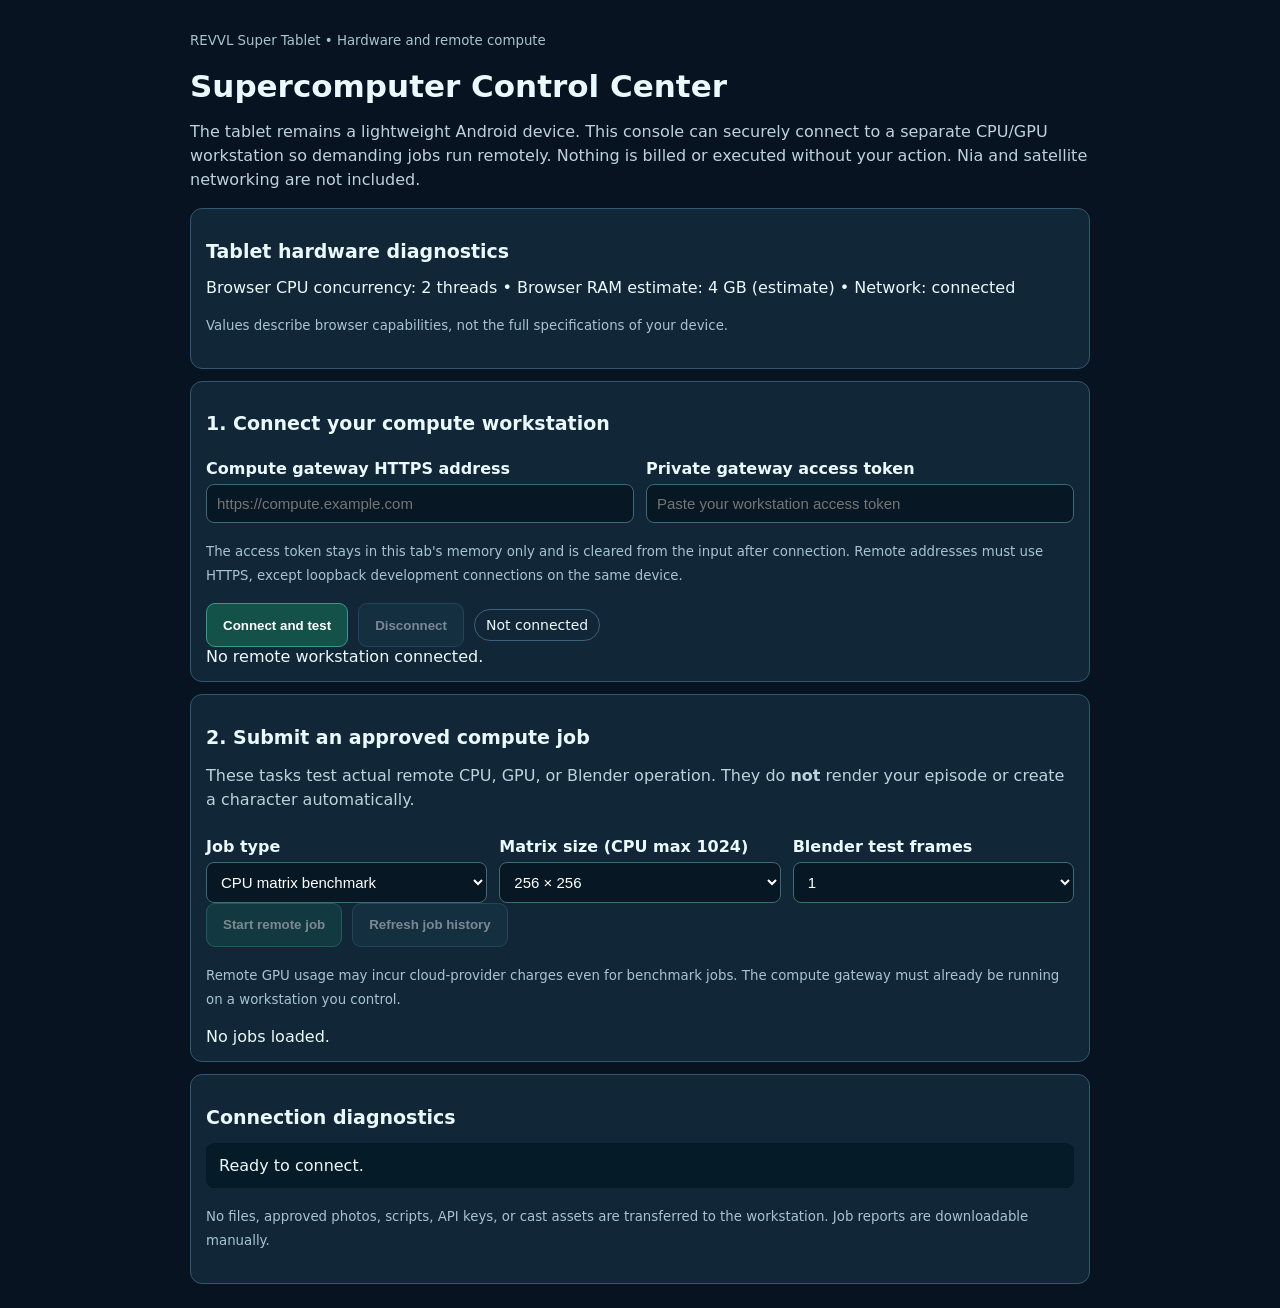
<file: revvl-launcher/app/src/main/assets/REVVL_Compute_Control.html>
<!doctype html>
<html lang="en"><head><meta charset="utf-8"><meta name="viewport" content="width=device-width,initial-scale=1"><title>REVVL Compute Center</title>
<style>
:root{color-scheme:dark;font-family:system-ui,Arial,sans-serif;background:#071321;color:#eaf9fc}
*{box-sizing:border-box}body{margin:0;padding:12px}main{max-width:900px;margin:auto}
h1{font-size:clamp(22px,5vw,31px);margin:8px 0}h2{font-size:19px}
p{line-height:1.5;color:#bed2dd}small{color:#a8c4d0}
.panel{border:1px solid #315870;background:#112637;border-radius:12px;padding:15px;margin:12px 0}
.row{display:flex;gap:10px;flex-wrap:wrap;align-items:center}
.grid{display:grid;grid-template-columns:repeat(auto-fit,minmax(215px,1fr));gap:12px}
label{display:block;font-weight:650;margin:9px 0 6px}
input,select{min-width:0;width:100%;border:1px solid #3c6b75;padding:10px;border-radius:8px;background:#071723;color:white;font-size:15px}
button{border:1px solid #359b84;border-radius:9px;padding:11px 16px;min-height:44px;background:#145249;color:white;font-weight:700;cursor:pointer}
button.secondary{background:#193a4d;border-color:#3b6988}button:disabled{opacity:.45;cursor:not-allowed}
#status{font-size:14px;border:1px solid #3b627a;padding:7px 11px;border-radius:20px;display:inline-block}
#events{white-space:pre-wrap;overflow-wrap:anywhere;background:#061b28;padding:13px;border-radius:8px;max-height:180px;overflow:auto}
.job{background:#091c29;padding:10px;margin:9px 0;border:1px solid #305165;border-radius:8px}
.job small{display:block;margin:4px 0}code{overflow-wrap:anywhere}
</style></head><body><main>
<p><small>REVVL Super Tablet • Hardware and remote compute</small></p><h1>Supercomputer Control Center</h1>
<p>The tablet remains a lightweight Android device. This console can securely connect to a separate CPU/GPU workstation so demanding jobs run remotely. Nothing is billed or executed without your action. Nia and satellite networking are not included.</p>
<div class="panel"><h2>Tablet hardware diagnostics</h2><div id="tablet-hardware">Checking local browser capabilities…</div><p><small>Values describe browser capabilities, not the full specifications of your device.</small></p></div>
<div class="panel"><h2>1. Connect your compute workstation</h2>
<div class="grid"><div><label for="endpoint">Compute gateway HTTPS address</label><input id="endpoint" type="url" spellcheck="false" placeholder="https://compute.example.com" autocomplete="url"></div><div><label for="token">Private gateway access token</label><input id="token" type="password" spellcheck="false" placeholder="Paste your workstation access token" autocomplete="off"></div></div>
<p><small>The access token stays in this tab's memory only and is cleared from the input after connection. Remote addresses must use HTTPS, except loopback development connections on the same device.</small></p>
<div class="row"><button id="connect">Connect and test</button><button id="disconnect" class="secondary" disabled>Disconnect</button><span id="status" role="status">Not connected</span></div>
<div id="workstation">No remote workstation connected.</div>
</div>
<div class="panel"><h2>2. Submit an approved compute job</h2>
<p>These tasks test actual remote CPU, GPU, or Blender operation. They do <strong>not</strong> render your episode or create a character automatically.</p>
<div class="grid"><div><label for="job-kind">Job type</label><select id="job-kind"><option value="cpu-matmul">CPU matrix benchmark</option><option value="gpu-matmul">GPU matrix benchmark</option><option value="blender-smoke">Blender diagnostic render</option></select></div>
<div><label for="matrix-size">Matrix size (CPU max 1024)</label><select id="matrix-size"><option value="64">64 × 64</option><option value="256" selected>256 × 256</option><option value="512">512 × 512</option><option value="1024">1024 × 1024</option><option value="2048">2048 × 2048 (GPU only)</option></select></div><div><label for="frames">Blender test frames</label><select id="frames"><option value="1" selected>1</option><option value="4">4</option><option value="12">12</option></select></div></div>
<div class="row"><button id="submit" disabled>Start remote job</button><button id="refresh" class="secondary" disabled>Refresh job history</button></div>
<p><small>Remote GPU usage may incur cloud-provider charges even for benchmark jobs. The compute gateway must already be running on a workstation you control.</small></p><div id="jobs">No jobs loaded.</div></div>
<div class="panel"><h2>Connection diagnostics</h2><div id="events" role="log" aria-live="polite">Ready to connect.</div><p><small>No files, approved photos, scripts, API keys, or cast assets are transferred to the workstation. Job reports are downloadable manually.</small></p></div>
</main>
<script>
(function(){'use strict';
const $=id=>document.getElementById(id); let base='', bearer='', connected=false, poll=null; const jobs=new Map();
function notice(m){const e=document.createElement('div');e.textContent=new Date().toLocaleTimeString()+' • '+m;$('events').appendChild(e);$('events').scrollTop=$('events').scrollHeight;while($('events').children.length>30)$('events').firstChild.remove()}
function controls(){ $('submit').disabled=!connected;$('refresh').disabled=!connected;$('disconnect').disabled=!connected;$('connect').disabled=connected; }
function reset(){connected=false;bearer='';base='';jobs.clear();if(poll){clearInterval(poll);poll=null;}$('status').textContent='Not connected';$('workstation').textContent='No remote workstation connected.';$('jobs').textContent='No jobs loaded.';$('token').value='';controls()}
function validEndpoint(raw){let u;try{u=new URL(raw.trim())}catch(e){throw Error('Enter a complete HTTPS address')}
if(u.username||u.password||u.search||u.hash)throw Error('Use a plain HTTPS server address without credentials or query strings');
const loopback=['127.0.0.1','localhost','[::1]'].includes(u.hostname);
if(u.protocol!=='https:'&&!(loopback&&u.protocol==='http:'))throw Error('Remote workstations require HTTPS, not public HTTP');
if(u.pathname!=='/'&&u.pathname!=='')throw Error('Enter the server root address, without an API path');
return u.origin;
}
async function api(path,opts={}){
if(!connected&&!bearer)throw Error('Connect first');
const controller=new AbortController();const timer=setTimeout(()=>controller.abort(),12000);
try{const res=await fetch(base+path,{...opts,cache:'no-store',mode:'cors',headers:{Authorization:'Bearer '+bearer,'Content-Type':'application/json',...(opts.headers||{})},signal:controller.signal});
if(!res.ok){let err;try{err=(await res.json()).detail}catch(e){}throw Error(typeof err==='string'?err:'Gateway HTTP '+res.status)}
return res;
}finally{clearTimeout(timer)}
}
function displayStatus(s){const fields=[['Service',s.service],['Remote CPU cores',s.cpu_cores],['System',s.platform],['GPU',s.gpu?.available?(s.gpu.name||s.gpu.backend):'Not detected'],['Blender',s.blender_available?'Installed':'Not detected'],['Active remote jobs',s.queued_or_running+' / '+s.max_active]];
const list=document.createElement('div');for(const [k,v] of fields){const p=document.createElement('p');const key=document.createElement('b');key.textContent=k+': ';p.append(key,document.createTextNode(String(v)));list.appendChild(p)}$('workstation').replaceChildren(list);
}
async function connect(){try{const url=validEndpoint($('endpoint').value);const secret=$('token').value;if(secret.length<16)throw Error('Enter the workstation access token (16+ characters)');base=url;bearer=secret;
const res=await api('/v1/status');const data=await res.json();if(data.service!=='REVVL Secure Compute Gateway')throw Error('This is not a REVVL compute gateway');connected=true;$('token').value='';$('status').textContent='Connected (remote compute)';displayStatus(data);controls();notice('Authenticated connection established.');await refreshJobs();poll=setInterval(()=>{if(!document.hidden)refreshJobs(false).catch(e=>notice(e.message))},3000);
}catch(e){reset();notice('Connection failed: '+(e.message||String(e)))}}
async function refreshJobs(showLog=true){if(!connected)return;const res=await api('/v1/jobs');const data=await res.json();jobs.clear();for(const j of (data.jobs||[])){jobs.set(j.id,j)}renderJobs();if(showLog)notice('Job history refreshed')}
function renderJobs(){const host=$('jobs');host.replaceChildren();if(!jobs.size){host.textContent='No jobs on this workstation yet.';return}
for(const job of jobs.values()){
const div=document.createElement('div');div.className='job';const h=document.createElement('strong');h.textContent=job.kind+' • '+job.status;div.appendChild(h);
const s=document.createElement('small');s.textContent='Job ID '+job.id.slice(0,10)+' • '+new Date(job.created_at).toLocaleString();div.appendChild(s);
if(job.result){const result=document.createElement('small');result.textContent='Result: '+JSON.stringify(job.result);div.appendChild(result)}
if(job.error){const error=document.createElement('small');error.textContent='Error: '+job.error;div.appendChild(error)}
if(job.artifact_ready){const b=document.createElement('button');b.className='secondary';b.textContent='Download result ZIP';b.onclick=()=>download(job.id);div.appendChild(b)}
if(job.status==='queued'||job.status==='running'){const b=document.createElement('button');b.className='secondary';b.textContent='Request cancellation';b.onclick=()=>cancel(job.id);div.appendChild(b)}
host.appendChild(div)}
}
async function submit(){if(!connected)return;const kind=$('job-kind').value,size=Number($('matrix-size').value),frames=Number($('frames').value);
if(kind==='cpu-matmul'&&size>1024){notice('CPU matrix size must be 1024 or less');return}
try{$('submit').disabled=true;const res=await api('/v1/jobs',{method:'POST',body:JSON.stringify({kind,size,frames:kind==='blender-smoke'?frames:1})});const j=await res.json();notice('Job queued: '+j.kind+' ('+j.id.slice(0,10)+')');await refreshJobs(false)}catch(e){notice('Job not started: '+(e.message||String(e)))}finally{controls()}}
async function cancel(id){try{await api('/v1/jobs/'+id+'/cancel',{method:'POST'});notice('Cancellation requested');await refreshJobs(false)}catch(e){notice('Cancellation failed: '+(e.message||String(e)))}}
async function download(id){try{const res=await api('/v1/jobs/'+id+'/artifact');const blob=await res.blob();const url=URL.createObjectURL(blob);const a=document.createElement('a');a.href=url;a.download='REVVL_compute_'+id.slice(0,12)+'.zip';document.body.appendChild(a);a.click();a.remove();setTimeout(()=>URL.revokeObjectURL(url),10000);notice('Downloaded result ZIP')}catch(e){notice('Download failed: '+(e.message||String(e)))}}
const cores=navigator.hardwareConcurrency||'not reported';const mem=navigator.deviceMemory?String(navigator.deviceMemory)+' GB (estimate)':'not reported';$('tablet-hardware').textContent='Browser CPU concurrency: '+cores+' threads • Browser RAM estimate: '+mem+' • Network: '+(navigator.onLine?'connected':'offline');
$('connect').addEventListener('click',connect);$('disconnect').addEventListener('click',()=>{reset();notice('Disconnected: credentials cleared')});$('submit').addEventListener('click',submit);$('refresh').addEventListener('click',()=>refreshJobs().catch(e=>notice(e.message)));
addEventListener('pagehide',reset);controls();
})();
</script></body></html>
</file>
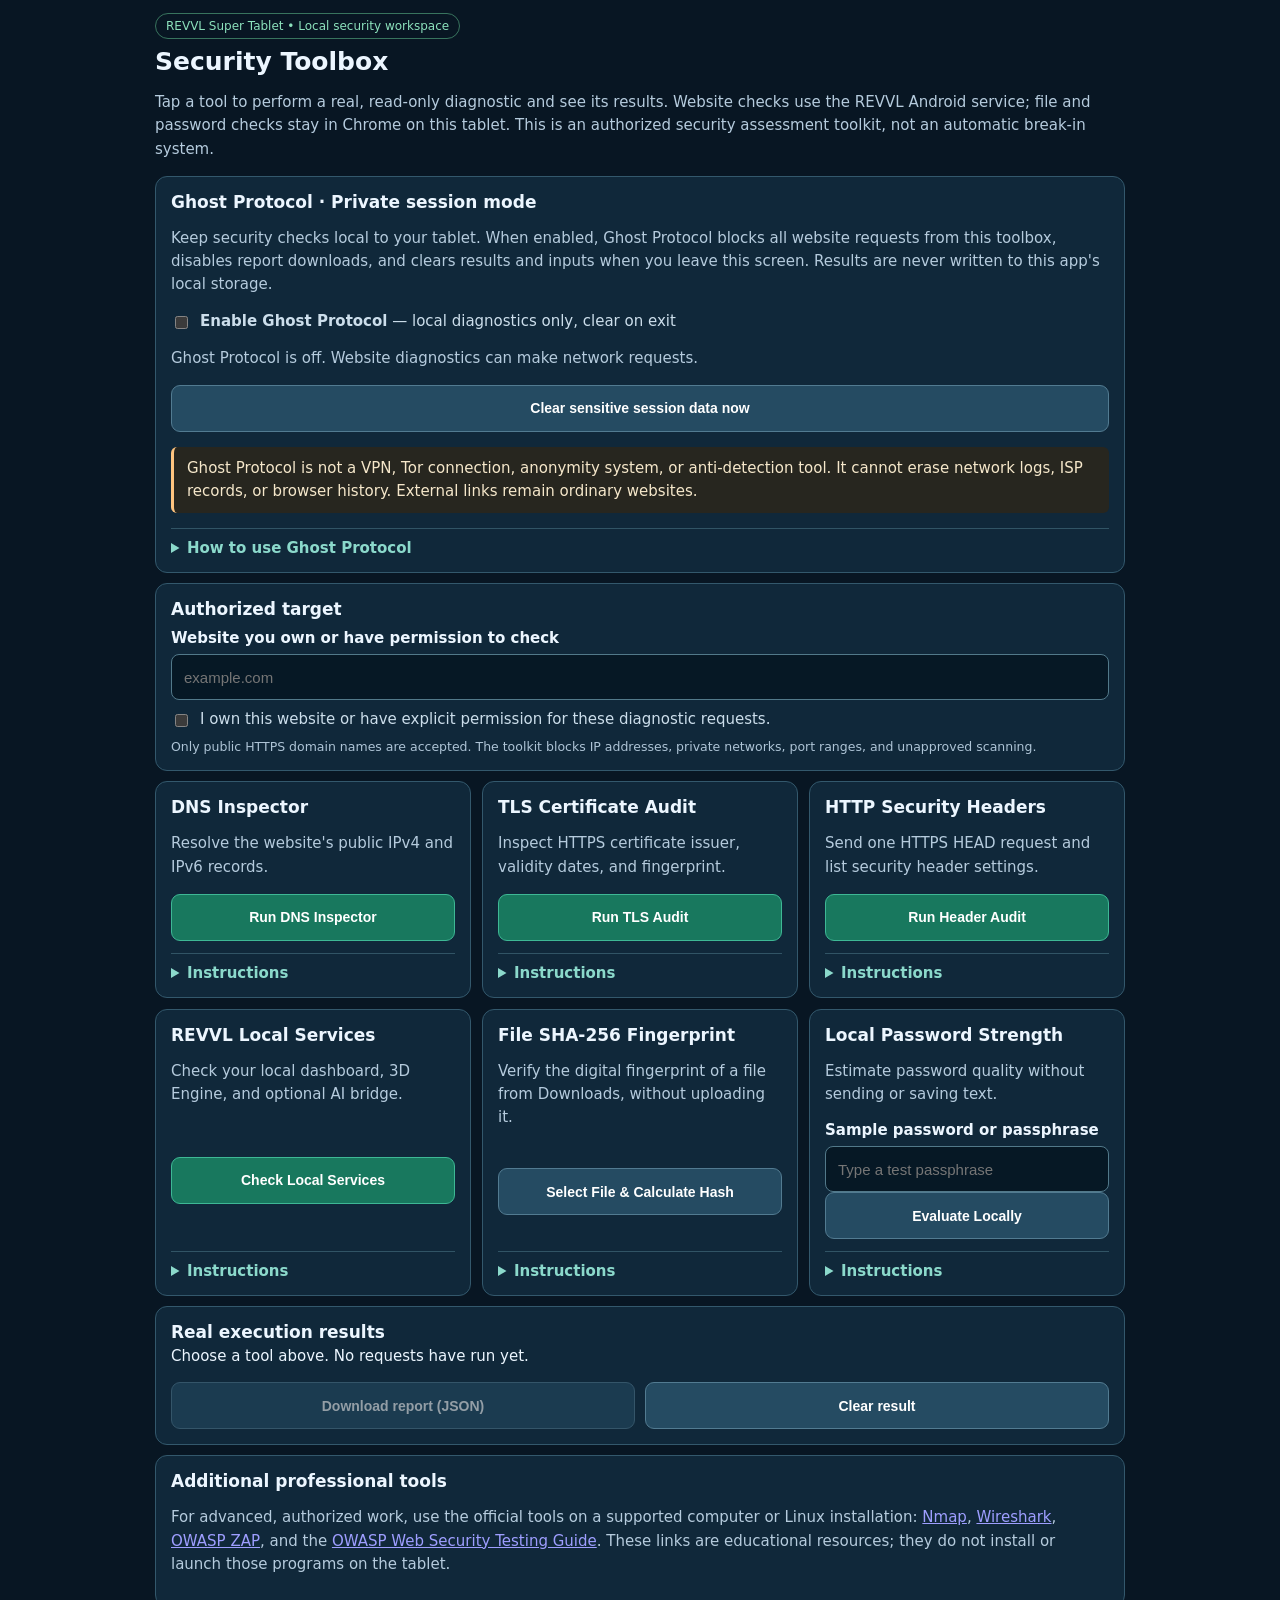
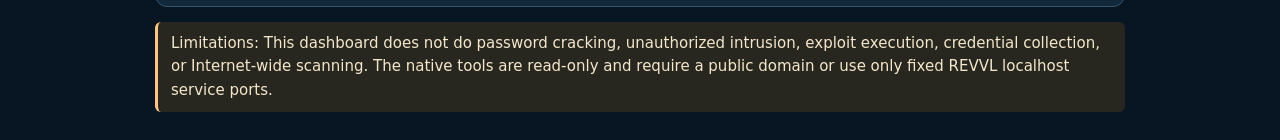
<file: revvl-launcher/app/src/main/assets/REVVL_Security_Toolbox.html>
<!doctype html>
<html lang="en"><head><meta charset="utf-8"><meta name="viewport" content="width=device-width, initial-scale=1">
<title>REVVL · Security Toolbox</title>
<style>
:root{color-scheme:dark;font:15px system-ui,Roboto,sans-serif;background:#081623;color:#ecf6ff}
*{box-sizing:border-box}body{margin:0;padding:13px}main{max-width:970px;margin:auto}
h1{font-size:25px;margin:8px 0}h2{font-size:17px;margin:0 0 5px}
p{line-height:1.55;color:#b5cbdd}small{color:#aec4d6}
.card{background:#10283a;border:1px solid #33586c;border-radius:12px;padding:15px;margin:10px 0}
.tools{display:grid;grid-template-columns:repeat(auto-fit,minmax(min(100%,265px),1fr));gap:11px}
.tools .card{margin:0;display:flex;flex-direction:column;justify-content:space-between}
button{min-height:47px;cursor:pointer;border-radius:9px;background:#18785e;border:1px solid #3eb895;color:white;font-weight:700;padding:11px 13px;width:100%;font-size:14px}
button:disabled{opacity:.55;cursor:wait}button.secondary{background:#254b62;border-color:#527b91}
input[type=text],input[type=password]{padding:12px;border:1px solid #52798a;border-radius:8px;background:#061825;color:white;width:100%;min-height:46px;font-size:15px}
label{display:block;font-weight:700;margin:10px 0 7px}label.inline{display:flex;gap:9px;align-items:start;font-weight:500;color:#ccdeeb}
label.inline input{margin-top:4px;accent-color:#30ba91}
pre{white-space:pre-wrap;overflow-wrap:anywhere;max-height:500px;overflow-y:auto;background:#041323;border:1px solid #315465;padding:14px;border-radius:10px;font-size:12px}
details{margin-top:12px;border-top:1px solid #315465;padding-top:10px}summary{cursor:pointer;color:#8bd9cb;font-weight:700}
.pill{font-size:12px;color:#8ce1bc;border:1px solid #38745e;padding:5px 10px;border-radius:30px;display:inline-block}
.row{display:flex;flex-wrap:wrap;gap:10px}.row>*{flex:1;min-width:160px}
.note{border-left:3px solid #ffc47f;padding:10px 13px;background:#27261f;border-radius:6px;color:#f5e7ca}
#feedback{white-space:pre-wrap;min-height:35px}
</style></head><body><main>
<span class="pill">REVVL Super Tablet • Local security workspace</span>
<h1>Security Toolbox</h1>
<p>Tap a tool to perform a real, read-only diagnostic and see its results. Website checks use the REVVL Android service; file and password checks stay in Chrome on this tablet. This is an authorized security assessment toolkit, not an automatic break-in system.</p>
<section class="card" id="ghost-panel">
<h2>Ghost Protocol · Private session mode</h2>
<p>Keep security checks local to your tablet. When enabled, Ghost Protocol blocks all website requests from this toolbox, disables report downloads, and clears results and inputs when you leave this screen. Results are never written to this app's local storage.</p>
<label class="inline"><input id="ghost-toggle" type="checkbox"><span><strong>Enable Ghost Protocol</strong> — local diagnostics only, clear on exit</span></label>
<p id="ghost-status" role="status">Ghost Protocol is off. Website diagnostics can make network requests.</p>
<div class="row"><button class="secondary" id="ghost-clear" type="button">Clear sensitive session data now</button></div>
<p class="note">Ghost Protocol is not a VPN, Tor connection, anonymity system, or anti-detection tool. It cannot erase network logs, ISP records, or browser history. External links remain ordinary websites.</p>
<details><summary>How to use Ghost Protocol</summary><p>Turn it on before doing local-only checks. Use REVVL Local Services, File SHA-256, or the local password-quality tool. Network tools will stay disabled. When you switch tabs, close this page, or tap Clear, the visible report and target are erased. Turning it off re-enables authorized website diagnostics.</p></details>
</section>
<section class="card">
<h2>Authorized target</h2>
<label for="target">Website you own or have permission to check</label>
<input id="target" type="text" placeholder="example.com" autocapitalize="none" autocomplete="off" spellcheck="false" maxlength="253">
<label class="inline"><input id="authorize" type="checkbox"><span>I own this website or have explicit permission for these diagnostic requests.</span></label>
<small>Only public HTTPS domain names are accepted. The toolkit blocks IP addresses, private networks, port ranges, and unapproved scanning.</small>
</section>
<section class="tools" aria-label="Tap-to-run tools">
<div class="card"><div><h2>DNS Inspector</h2><p>Resolve the website's public IPv4 and IPv6 records.</p></div><button data-tool="dns">Run DNS Inspector</button><details><summary>Instructions</summary><p>Enter your approved domain above, check authorization, and tap Run. Read A (IPv4) and AAAA (IPv6) addresses in the results. DNS records are not vulnerability findings.</p></details></div>
<div class="card"><div><h2>TLS Certificate Audit</h2><p>Inspect HTTPS certificate issuer, validity dates, and fingerprint.</p></div><button data-tool="tls">Run TLS Audit</button><details><summary>Instructions</summary><p>Enter a public authorized hostname. Tap Run to establish a verified TLS connection. Review certificate expiry and issuer; report unexpected or expiring certificates to the site's administrator.</p></details></div>
<div class="card"><div><h2>HTTP Security Headers</h2><p>Send one HTTPS HEAD request and list security header settings.</p></div><button data-tool="headers">Run Header Audit</button><details><summary>Instructions</summary><p>Enter the website hostname. Tap Run to inspect HSTS, CSP, X-Content-Type-Options, Referrer-Policy, Permissions-Policy and X-Frame-Options. Missing headers are review points and may have legitimate configuration reasons. This tool does not exploit websites.</p></details></div>
<div class="card"><div><h2>REVVL Local Services</h2><p>Check your local dashboard, 3D Engine, and optional AI bridge.</p></div><button data-tool="local">Check Local Services</button><details><summary>Instructions</summary><p>Tap Run. This checks only ports 8788, 8770 and 8767 on this tablet. A successful connection means a listener exists; it does not validate all features.</p></details></div>
<div class="card"><div><h2>File SHA-256 Fingerprint</h2><p>Verify the digital fingerprint of a file from Downloads, without uploading it.</p></div><button id="pick-file" class="secondary">Select File & Calculate Hash</button><input type="file" id="hash-file" hidden><details><summary>Instructions</summary><p>Tap Select File, choose a file from the tablet, and view its SHA-256 digest. Compare it with a publisher's official checksum to detect accidental or malicious file changes. Maximum file size: 32 MB.</p></details></div>
<div class="card"><div><h2>Local Password Strength</h2><p>Estimate password quality without sending or saving text.</p><label for="pw">Sample password or passphrase</label><input id="pw" type="password" placeholder="Type a test passphrase" autocomplete="off"></div><button id="check-pw" class="secondary">Evaluate Locally</button><details><summary>Instructions</summary><p>Use a sample passphrase, not an important account password. Tap Evaluate and review length and character diversity. A length estimate cannot tell whether a password is breached; a password manager and MFA are recommended.</p></details></div>
</section>
<section class="card" aria-live="polite" aria-label="Results"><h2>Real execution results</h2>
<div id="feedback">Choose a tool above. No requests have run yet.</div>
<pre id="results" hidden></pre>
<div class="row"><button class="secondary" id="download-report" disabled>Download report (JSON)</button><button class="secondary" id="clear-result">Clear result</button></div></section>
<section class="card"><h2>Additional professional tools</h2><p>For advanced, authorized work, use the official tools on a supported computer or Linux installation: <a href="https://nmap.org/" target="_blank" rel="noopener noreferrer">Nmap</a>, <a href="https://www.wireshark.org/" target="_blank" rel="noopener noreferrer">Wireshark</a>, <a href="https://www.zaproxy.org/" target="_blank" rel="noopener noreferrer">OWASP ZAP</a>, and the <a href="https://owasp.org/www-project-web-security-testing-guide/" target="_blank" rel="noopener noreferrer">OWASP Web Security Testing Guide</a>. These links are educational resources; they do not install or launch those programs on the tablet.</p></section>
<p class="note">Limitations: This dashboard does not do password cracking, unauthorized intrusion, exploit execution, credential collection, or Internet-wide scanning. The native tools are read-only and require a public domain or use only fixed REVVL localhost service ports.</p>
</main><script>
'use strict';
const $=id=>document.getElementById(id);
let latest=null;
let ghost=false;
let requestSequence=0;
let activeController=null;
const buttons=[...document.querySelectorAll('[data-tool]')];
const externalButtons=buttons.filter(b=>b.dataset.tool!=='local');
function status(message){$('feedback').textContent=message}
function clearSensitive(message){
 requestSequence++;
 if(activeController){activeController.abort();activeController=null}
 latest=null;
 $('results').textContent='';
 $('results').hidden=true;
 $('target').value='';
 $('pw').value='';
 $('hash-file').value='';
 $('authorize').checked=false;
 $('download-report').disabled=true;
 if(message)status(message);
}
function setGhost(enabled){
 ghost=!!enabled;
 clearSensitive(ghost?'Ghost Protocol on — no Internet checks; temporary results only.':'Ghost Protocol off — authorized website checks available.');
 externalButtons.forEach(b=>b.disabled=ghost);
 $('ghost-status').textContent=ghost?
  'ACTIVE: Internet diagnostics blocked, report export disabled, and session cleared on exit.':
  'OFF: Authorized Internet diagnostics are enabled. No in-app history is stored.';
 $('download-report').disabled=true;
}
$('ghost-toggle').addEventListener('change',e=>setGhost(e.target.checked));
$('ghost-clear').addEventListener('click',()=>clearSensitive('Sensitive inputs and results cleared.'));
document.addEventListener('visibilitychange',()=>{if(ghost&&document.hidden)clearSensitive('Ghost Protocol cleared the session on exit.')});
window.addEventListener('pagehide',()=>{if(ghost)clearSensitive('Ghost Protocol cleared the session.')});
function show(data){
 latest=ghost?null:data;
 $('results').textContent=JSON.stringify(data,null,2);
 $('results').hidden=false;
 $('download-report').disabled=ghost||!latest;
 status(data.error?'Diagnostic reported an error: '+data.error:'Completed: real results shown below.'+(ghost?' Ghost mode will clear them when you leave.':''));
}
async function run(tool){
 if(ghost&&tool!=='local'){status('Ghost Protocol blocks website requests. Turn it off to run an authorized Internet diagnostic.');return}
 if(tool!=='local'&&!$('authorize').checked){status('Check the authorization box before running an Internet diagnostic.');return}
 const target=$('target').value.trim();
 if(tool!=='local'&&!target){status('Enter an authorized public domain first.');return}
 const generation=++requestSequence;
 buttons.forEach(b=>b.disabled=true);
 status('Running '+tool+' using the REVVL Android service...');
 const controller=new AbortController();activeController=controller;
 try{
  const res=await fetch('/api/security',{method:'POST',cache:'no-store',signal:controller.signal,
   headers:{'Content-Type':'application/json'},body:JSON.stringify({tool,target})});
  const data=await res.json();
  if(generation===requestSequence)show(data);
 }catch(e){
  if(generation===requestSequence)show({error:'Android security service unavailable. Open the updated REVVL Recovery app. '+e.message})
 }finally{
  if(activeController===controller)activeController=null;
  buttons.forEach(b=>b.disabled=ghost&&b.dataset.tool!=='local')
 }
}
for(const b of buttons)b.addEventListener('click',()=>run(b.dataset.tool));
$('pick-file').addEventListener('click',()=>$('hash-file').click());
$('hash-file').addEventListener('change',async()=>{
 const file=$('hash-file').files?.[0];if(!file)return;
 if(file.size>33554432){show({error:'File is over the 32 MB local hashing limit.'});return}
 status('Calculating local SHA-256...');
 try{
  const digest=new Uint8Array(await crypto.subtle.digest('SHA-256',await file.arrayBuffer()));
  const hash=[...digest].map(b=>b.toString(16).padStart(2,'0')).join('');
  show({tool:'sha256',source:'Chrome local file; never uploaded',filename:file.name,size_bytes:file.size,sha256:hash});
 }catch(e){show({error:'Hash failed: '+e.message})}
 finally{$('hash-file').value=''}
});
$('check-pw').addEventListener('click',()=>{
 const p=$('pw').value;const varied=[/[a-z]/,/[A-Z]/,/[0-9]/,/[^a-z0-9]/i].filter(r=>r.test(p)).length;
 const score=p.length>=16&&varied>=2?'long and diverse':p.length>=12&&varied>=2?'moderate':'needs improvement';
 show({tool:'password_quality',source:'local browser only',characters:p.length,character_classes:varied,assessment:score,
  note:'Approximate composition check only; does not test password breach lists or true randomness.'});
 $('pw').value='';
});
$('download-report').addEventListener('click',()=>{
 if(ghost||!latest)return;
 const blob=new Blob([JSON.stringify(latest,null,2)],{type:'application/json'});
 const u=URL.createObjectURL(blob),a=document.createElement('a');a.href=u;a.download='REVVL_Security_Results.json';
 document.body.appendChild(a);a.click();a.remove();setTimeout(()=>URL.revokeObjectURL(u),3000);
});
$('clear-result').addEventListener('click',()=>clearSensitive('Results and sensitive inputs cleared.'));
</script></body></html>
</file>
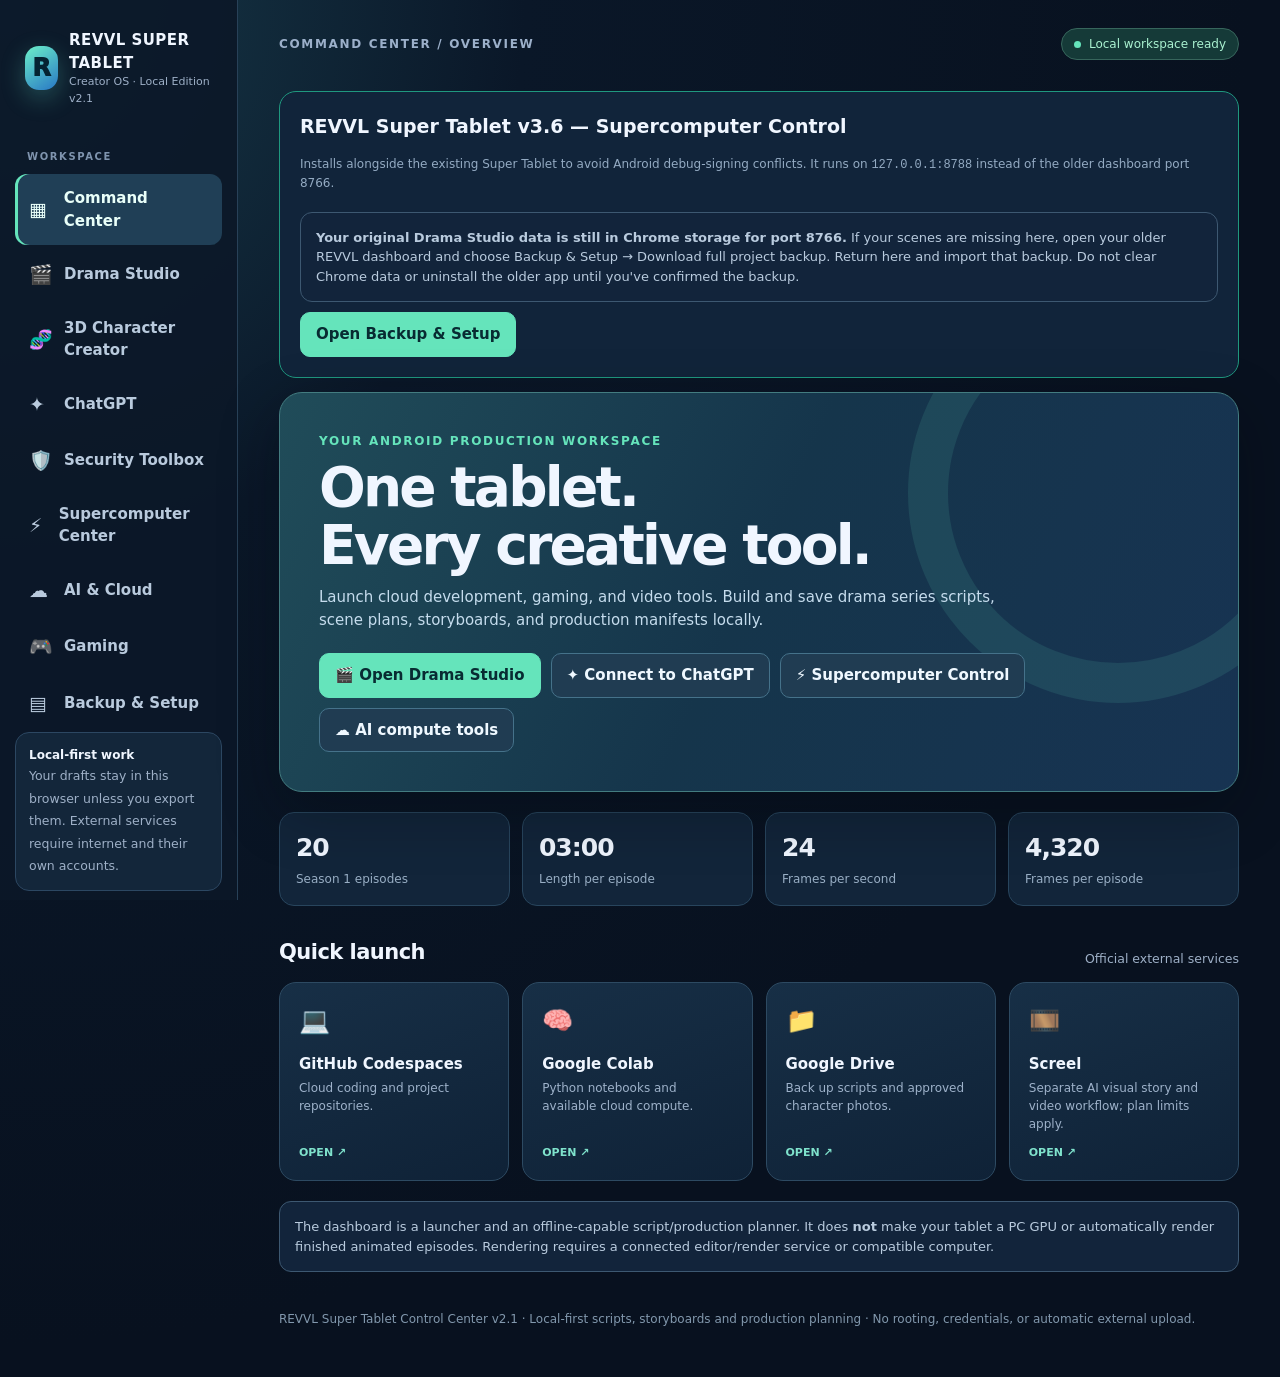
<file: revvl-launcher/app/src/main/assets/REVVL_Super_Tablet_v2.html>
<!doctype html>
<html lang="en">
<head>
<meta charset="utf-8"><meta name="viewport" content="width=device-width, initial-scale=1, viewport-fit=cover"><meta name="theme-color" content="#08111f"><meta name="color-scheme" content="dark">
<title>REVVL Super Tablet | Creator Control Center v2.1 — ChatGPT</title>
<style>
:root{--bg:#08111f;--panel:#101f34;--card:#14263e;--border:#29425b;--text:#f0f6ff;--muted:#9eb0c7;--accent:#65e4bb;--sky:#77bfff;--warn:#ffc97a;--danger:#ff9ba0;--shadow:0 20px 60px #03091055}
*{box-sizing:border-box}html{scroll-behavior:smooth}body{margin:0;background:radial-gradient(ellipse at top left,#183c4c 0,#0a1728 29%,#08111f 69%);font:15px/1.5 system-ui,-apple-system,Roboto,Arial,sans-serif;color:var(--text);min-height:100dvh}button,input,select,textarea{font:inherit}button,select{cursor:pointer}a{color:inherit}a:focus-visible,button:focus-visible,input:focus-visible,textarea:focus-visible,select:focus-visible{outline:2px solid var(--accent);outline-offset:3px}
.layout{display:grid;grid-template-columns:238px minmax(0,1fr);min-height:100dvh}.sidebar{background:#0c1829eb;border-right:1px solid #284158;padding:27px 15px;position:sticky;top:0;height:100dvh;display:flex;flex-direction:column}.brand{display:flex;align-items:center;gap:11px;padding:2px 10px 21px}.logo{width:44px;height:44px;border-radius:14px;background:linear-gradient(145deg,#6cf0c9,#2877c5);display:grid;place-items:center;color:#052332;font-size:24px;font-weight:1000;box-shadow:0 8px 25px #63e5ca44}.brand strong{display:block;font-size:15px;letter-spacing:.03em}.brand small{display:block;color:var(--muted);font-size:11px}.sidecap{padding:21px 12px 8px;color:#7f94ae;font-weight:700;font-size:10px;letter-spacing:.16em}.navbtn{border:0;color:#b9cadd;background:transparent;text-align:left;width:100%;display:flex;align-items:center;gap:12px;padding:13px 14px;border-radius:12px;margin:2px 0;font-weight:650}.navbtn.active,.navbtn:hover{background:#203f56;color:#e9fff9}.navbtn.active{box-shadow:inset 3px 0 var(--accent)}.navbtn span{font-size:19px;width:23px}.sidebottom{margin-top:auto;border:1px solid #2c4762;border-radius:14px;padding:13px;background:#13263a}.sidebottom b{display:block;font-size:12px}.sidebottom small{color:var(--muted)}
.main{min-width:0;padding:28px clamp(16px,3.2vw,48px) 50px;max-width:1600px;width:100%;margin:auto}.topbar{display:flex;justify-content:space-between;align-items:center;gap:15px;margin-bottom:31px}.crumb{color:#9cb0ca;font-size:12px;text-transform:uppercase;letter-spacing:.14em;font-weight:850}.status{border:1px solid #37665c;border-radius:999px;color:#aaf2d1;background:#153a38;padding:6px 12px;font-size:12px;display:inline-flex;gap:8px;align-items:center}.dot{height:7px;width:7px;background:var(--accent);border-radius:50%}.view{display:none}.view.active{display:block}.eyebrow{color:var(--accent);font-weight:800;letter-spacing:.14em;font-size:12px;text-transform:uppercase;margin-bottom:8px}.headline{font-size:clamp(27px,3vw,40px);letter-spacing:-.05em;line-height:1.08;margin:0 0 15px}.lead{color:#afc1d7;max-width:800px;margin:0 0 22px}.hero{border-radius:23px;background:linear-gradient(115deg,#204c59 0,#15354b 49%,#173352 100%);border:1px solid #437c80;padding:clamp(22px,4vw,39px);box-shadow:var(--shadow);position:relative;overflow:hidden}.hero:after{content:"";position:absolute;right:-90px;top:-110px;width:340px;height:340px;border:40px solid #66eac21b;border-radius:50%;pointer-events:none}.hero>*{position:relative;z-index:1}.hero h1{font-size:clamp(29px,4.6vw,55px);line-height:1.06;letter-spacing:-.05em;margin:0 0 12px}.hero p{color:#c5dced;max-width:690px;margin:0 0 22px}.actions{display:flex;gap:10px;flex-wrap:wrap}.btn{border:1px solid #45728a;border-radius:10px;background:#203c52;color:#eff8ff;padding:10px 15px;min-height:41px;font-weight:740;text-decoration:none;display:inline-flex;gap:8px;align-items:center;justify-content:center}.btn:hover{filter:brightness(1.15)}.btn.primary{color:#082b32;background:var(--accent);border-color:var(--accent)}.btn.danger{border-color:#94535a;color:#ffd2d5;background:#492b34}.btn.sm{font-size:12px;padding:8px 11px;min-height:34px}.btn.flat{background:transparent}.stats{display:grid;grid-template-columns:repeat(4,minmax(0,1fr));gap:12px;margin:20px 0 31px}.stat{background:#12253a;border:1px solid #28455d;padding:16px;border-radius:15px}.stat strong{display:block;font-size:25px;letter-spacing:-.04em;font-variant-numeric:tabular-nums}.stat small{color:#98aec4;font-size:12px}.sectionhead{display:flex;justify-content:space-between;gap:12px;align-items:end;margin:29px 0 13px}.sectionhead h2{font-size:21px;margin:0;letter-spacing:-.025em}.sectionhead small{color:var(--muted)}.grid{display:grid;grid-template-columns:repeat(auto-fit,minmax(230px,1fr));gap:13px}.toolcard{background:linear-gradient(160deg,#172f46,#0f2237);border:1px solid #2d4a62;border-radius:17px;padding:19px;text-decoration:none;min-height:157px;display:flex;flex-direction:column;transition:transform .12s,border-color .12s}.toolcard:hover{transform:translateY(-2px);border-color:#71c9c1}.toolcard .toolicon{font-size:25px;display:block;margin-bottom:14px}.toolcard b{font-size:15px;margin-bottom:3px}.toolcard p{margin:0;color:#9eb2ca;font-size:12px;flex:1}.toolcard .open{font-size:11px;color:#7fe2cc;margin-top:12px;font-weight:800}.note{border:1px solid #3d5871;border-radius:12px;padding:15px;background:#12243b;color:#b9cbde;font-size:13px;margin-top:20px}.warning{border-color:#7b6441;color:#eed6b3;background:#302719}.two{display:grid;grid-template-columns:minmax(0,1.48fr) minmax(270px,.8fr);gap:14px}.panel{background:#11243a;border:1px solid #304c64;border-radius:17px;padding:20px;min-width:0}.panel h2,.panel h3{margin:0 0 14px;font-size:19px}.formrow{display:flex;gap:12px;flex-wrap:wrap;align-items:end}.field{display:flex;flex-direction:column;gap:6px;min-width:0;flex:1}.field label,.field .fieldlabel{color:#b5c8dd;font-size:12px;font-weight:700}.field input,.field select,.field textarea{border:1px solid #39546e;border-radius:9px;background:#09192a;color:#f1f6ff;min-height:40px;padding:9px 11px;width:100%;font-size:14px}.field textarea{min-height:86px;resize:vertical}.field select{appearance:auto}.field input[type=file]{font-size:12px}.field.wide{flex-basis:100%}.minor{color:#94abc3;font-size:12px;margin:8px 0}.meter{height:11px;border-radius:50px;background:#283c54;overflow:hidden}.meterfill{background:linear-gradient(90deg,#5ecdb8,#78bafa);height:100%;width:0;transition:width .15s}.meterfill.over{background:var(--danger)}.metric{display:flex;justify-content:space-between;color:#a9c1d6;gap:9px;font-size:13px;margin:8px 0 12px}.metric strong{color:#fff;font-variant-numeric:tabular-nums}.flag{font-size:12px;font-weight:700}.flag.good{color:var(--accent)}.flag.bad{color:var(--warn)}.scenes{display:grid;grid-template-columns:repeat(auto-fill,minmax(265px,1fr));gap:13px;margin:16px 0}.scene{background:#0c1d30;border:1px solid #35526c;border-radius:13px;overflow:hidden}.scenephoto{height:150px;background:#11263b;border-bottom:1px solid #25445c;display:flex;align-items:center;justify-content:center;color:#859ab2;font-size:12px;text-align:center}.scenephoto img{height:100%;width:100%;object-fit:cover}.scenebody{padding:14px}.scene h3{font-size:15px;margin:0 0 3px}.scene .meta{color:#80d5bf;font-size:11px;margin-bottom:9px}.scene p{font-size:12px;color:#b6c6d6;margin:7px 0;white-space:pre-wrap;overflow-wrap:anywhere}.scene .sceneactions{display:flex;gap:5px;flex-wrap:wrap;margin-top:11px}.scenebody .btn{font-size:11px}.empty{border:1px dashed #4a657d;background:#102137;border-radius:14px;padding:26px;color:#a1b3c8}.cast{display:grid;grid-template-columns:repeat(auto-fill,minmax(235px,1fr));gap:12px}.person{display:flex;gap:12px;background:#0e2033;padding:12px;border:1px solid #2f4b63;border-radius:13px;min-width:0}.portrait{height:88px;width:70px;min-width:70px;border:1px solid #385a70;border-radius:9px;background:#172c42;display:grid;place-items:center;text-align:center;font-size:10px;color:#9cbbd0;overflow:hidden}.portrait img{width:100%;height:100%;object-fit:cover}.person b{font-size:13px;display:block}.person small{display:block;font-size:11px;color:#9aacc1;line-height:1.45}.person .btn{margin-top:8px}.filebtn{position:relative;overflow:hidden;display:inline-flex}.filebtn input{position:absolute;inset:0;opacity:0;cursor:pointer;width:100%}.tabs{display:flex;gap:7px;flex-wrap:wrap;margin:15px 0}.tab{background:#142b41;border:1px solid #30536b;color:#bdd0e2;border-radius:999px;padding:8px 13px}.tab.active{background:#245f61;border-color:#6fd9bd;color:#ecfff6}.hide{display:none!important}.separator{border:0;border-top:1px solid #2e4862;margin:20px 0}.checkline{display:flex;gap:10px;align-items:center;margin:7px 0}.checkline input{accent-color:#64e6c0}.process{display:flex;align-items:center;gap:12px;padding:13px;border:1px solid #344e65;border-radius:12px;margin:8px 0;background:#102137}.process .count{width:26px;height:26px;display:grid;place-items:center;border-radius:8px;background:#214861;color:#8be8ce;flex:none}.process b{font-size:13px}.process small{display:block;color:#a5b8cb}.footer{color:#8298ad;font-size:12px;margin-top:38px}.mobilehead{display:none}.toast{position:fixed;bottom:22px;right:22px;z-index:5;background:#265c52;color:#f0fff8;padding:13px 18px;border:1px solid #69dcc2;border-radius:12px;box-shadow:var(--shadow);display:none;max-width:min(480px,90vw)}
@media(max-width:900px){.layout{grid-template-columns:1fr}.sidebar{position:static;height:auto;padding:10px 13px 8px;display:block;border-right:0;border-bottom:1px solid #27415a}.brand{padding:2px 0 9px}.logo{height:36px;width:36px;border-radius:10px;font-size:20px}.sidecap,.sidebottom{display:none}.navwrap{display:flex;gap:5px;overflow-x:auto;padding:4px 0;scrollbar-width:thin}.navbtn{white-space:nowrap;width:auto;padding:9px 11px;font-size:12px;margin:0}.navbtn span{width:auto;font-size:15px}.main{padding:18px 14px 40px}.topbar{margin-bottom:18px}.two{grid-template-columns:1fr}.stats{grid-template-columns:repeat(2,minmax(0,1fr))}.stat{padding:13px}.hero{padding:24px 19px}.panel{padding:15px}}
@media(max-width:390px){.stats{grid-template-columns:repeat(2,minmax(0,1fr));gap:7px}.stat strong{font-size:21px}.stat small{font-size:10px}.hero h1{font-size:27px}.toolcard{min-height:130px}.grid{grid-template-columns:1fr}}

.chat-thread{display:flex;flex-direction:column;gap:10px;height:290px;overflow:auto;background:#09192a;border:1px solid #37536c;border-radius:11px;padding:12px;margin:14px 0}
.chat-msg{border:1px solid #2c4d65;background:#17314a;padding:11px 12px;border-radius:12px;white-space:pre-wrap;overflow-wrap:anywhere;font-size:13px;max-width:95%;align-self:flex-start}
.chat-msg.user{background:#205747;border-color:#458876;align-self:flex-end}
.chat-msg.error{background:#4a2935;border-color:#835266;color:#ffdcdf}
#chat-api-key{font-family:ui-monospace,SFMono-Regular,Consolas,monospace;font-size:12px}
</style></head>
<body>
<div class="layout">
<aside class="sidebar"><div class="brand"><div class="logo">R</div><div><strong>REVVL SUPER TABLET</strong><small>Creator OS · Local Edition v2.1</small></div></div><div class="sidecap">WORKSPACE</div><nav class="navwrap" aria-label="Main navigation"><button class="navbtn active" data-view="home"><span>▦</span> Command Center</button><button class="navbtn" data-view="studio"><span>🎬</span> Drama Studio</button><button class="navbtn" data-view="rigging"><span>🧬</span> 3D Character Creator</button><button class="navbtn" data-view="chatgpt"><span>✦</span> ChatGPT</button><button class="navbtn" data-view="security"><span>🛡️</span> Security Toolbox</button><button class="navbtn" data-view="compute"><span>⚡</span> Supercomputer Center</button><button class="navbtn" data-view="cloud"><span>☁</span> AI & Cloud</button><button class="navbtn" data-view="gaming"><span>🎮</span> Gaming</button><button class="navbtn" data-view="files"><span>▤</span> Backup & Setup</button></nav><div class="sidebottom"><b>Local-first work</b><small>Your drafts stay in this browser unless you export them. External services require internet and their own accounts.</small></div></aside>
<main class="main"><div class="topbar"><div class="crumb" id="page-name">COMMAND CENTER / OVERVIEW</div><div class="status"><i class="dot"></i><span id="connection">Dashboard loaded</span></div></div>
<section class="view active" id="view-home"><div class="panel" id="recovery-banner" style="margin:14px 0;border-color:#1f987f">
<h2>REVVL Super Tablet v3.6 — Supercomputer Control</h2>
<p class="minor">Installs alongside the existing Super Tablet to avoid Android debug-signing conflicts. It runs on <code>127.0.0.1:8788</code> instead of the older dashboard port 8766.</p>
<div class="note"><b>Your original Drama Studio data is still in Chrome storage for port 8766.</b> If your scenes are missing here, open your older REVVL dashboard and choose Backup &amp; Setup → Download full project backup. Return here and import that backup. Do not clear Chrome data or uninstall the older app until you've confirmed the backup.</div>
<div class="actions" style="margin-top:10px"><button class="btn primary" data-go="files">Open Backup &amp; Setup</button></div>
</div>
<div class="hero"><div class="eyebrow">Your Android production workspace</div><h1>One tablet.<br>Every creative tool.</h1><p>Launch cloud development, gaming, and video tools. Build and save drama series scripts, scene plans, storyboards, and production manifests locally.</p><div class="actions"><button class="btn primary" data-go="studio">🎬 Open Drama Studio</button><button class="btn" data-go="chatgpt">✦ Connect to ChatGPT</button><button class="btn" data-go="compute">⚡ Supercomputer Control</button><button class="btn" data-go="cloud">☁ AI compute tools</button></div></div>
<div class="stats"><div class="stat"><strong>20</strong><small>Season 1 episodes</small></div><div class="stat"><strong>03:00</strong><small>Length per episode</small></div><div class="stat"><strong>24</strong><small>Frames per second</small></div><div class="stat"><strong>4,320</strong><small>Frames per episode</small></div></div>
<div class="sectionhead"><h2>Quick launch</h2><small>Official external services</small></div><div class="grid">
<a class="toolcard" href="https://github.com/codespaces" target="_blank" rel="noopener noreferrer"><span class="toolicon">💻</span><b>GitHub Codespaces</b><p>Cloud coding and project repositories.</p><span class="open">OPEN ↗</span></a>
<a class="toolcard" href="https://colab.research.google.com/" target="_blank" rel="noopener noreferrer"><span class="toolicon">🧠</span><b>Google Colab</b><p>Python notebooks and available cloud compute.</p><span class="open">OPEN ↗</span></a>
<a class="toolcard" href="https://drive.google.com/" target="_blank" rel="noopener noreferrer"><span class="toolicon">📁</span><b>Google Drive</b><p>Back up scripts and approved character photos.</p><span class="open">OPEN ↗</span></a>
<a class="toolcard" href="https://screel.ai/" target="_blank" rel="noopener noreferrer"><span class="toolicon">🎞️</span><b>Screel</b><p>Separate AI visual story and video workflow; plan limits apply.</p><span class="open">OPEN ↗</span></a>
</div><div class="note">The dashboard is a launcher and an offline-capable script/production planner. It does <b>not</b> make your tablet a PC GPU or automatically render finished animated episodes. Rendering requires a connected editor/render service or compatible computer.</div>
</section>
<section class="view" id="view-rigging">
<div class="eyebrow">REVVL Super Tablet · Photo-to-3D</div>
<h1 class="headline">3D Character Creator</h1>
<p class="lead">Use the eight approved cast photographs to fit a real triangulated 3D face mesh, bind a humanoid skeleton and export editable GLB characters.</p>
<div class="panel" style="margin-bottom:14px">
<h2>Local reconstruction engine</h2>
<p class="minor">This dashboard supports the installed <b>REVVL 3D Character Engine Android app</b> or the earlier Termux Character Lab. Both use port <code>8770</code>; only one can serve it at once. Open the Engine app icon and tap <b>Start / Restart 3D Engine</b> if the creator cannot load.</p>
<div class="actions"><button class="btn primary" type="button" id="character-engine-test">Check which 3D engine is running</button><a class="btn" target="_blank" rel="noopener noreferrer" href="http://127.0.0.1:8770/creator.html">Open running creator</a></div>
<p class="minor" id="character-engine-status" role="status" aria-live="polite">Not yet checked. Approved cast images remain in Recovery's browser storage.</p>
<p class="minor">Avoid opening an old <code>content://</code> creator HTML download: it cannot start the 3D service.</p>
</div>
<iframe id="revvl-character-frame" src="http://127.0.0.1:8770/creator.html" title="REVVL 3D Character Creator" style="display:block;width:100%;height:1380px;background:#091421;border:1px solid #31576e;border-radius:14px"></iframe>
<p class="minor">Only the locally selected approved photo is transferred to the character tool. No model is automatically marked an exact or production-approved likeness.</p>

<div class="panel" id="character-workstation" style="margin-top:20px">
  <div class="eyebrow">Free-first character modeling · Workstation workflow</div>
  <h2>Blender + MPFB — Free, open-source character creation</h2>
  <p class="minor">Use the approved portraits as references for a customized 3D human in Blender with the free MPFB (MakeHuman Plugin for Blender) add-on. MPFB creates meshes, materials and rigs; it does NOT automatically produce an exact lookalike from one picture. Refine facial geometry and materials manually, then test the rig and expressions.</p>
  <div class="actions">
    <a class="btn primary" href="https://www.blender.org/download/" target="_blank" rel="noopener noreferrer">Get Blender — free</a>
    <a class="btn" href="https://extensions.blender.org/add-ons/mpfb/" target="_blank" rel="noopener noreferrer">Get MPFB — free</a>
    <a class="btn" href="https://www.makehumancommunity.org/mpfb/" target="_blank" rel="noopener noreferrer">MPFB documentation</a>
    <a class="btn" href="https://remotedesktop.google.com/" target="_blank" rel="noopener noreferrer">Remote workstation</a>
  </div>
  <div class="two" style="margin-top:16px">
    <div class="panel">
      <h2>Prepare an approved cast member</h2>
      <div class="field">
        <label for="character-cast-picker">Official approved character</label>
        <select id="character-cast-picker" aria-label="Approved character for modeling"><option value="">Choose character</option></select>
      </div>
      <div class="actions" style="margin-top:10px">
        <button class="btn primary" type="button" id="character-save-portrait">Save approved portrait</button>
        <button class="btn" type="button" id="character-save-free-brief">Export FREE Blender modeling brief</button>
      </div>
      <p class="minor">Your saved approved portrait downloads locally without alteration. These buttons do not transmit photos to external websites or claim a 3D likeness was generated.</p>
    </div>
    <div class="panel">
      <h2>Free production pipeline</h2>
      <p class="minor">1. Import the approved portrait as a Blender reference. 2. Build the human base mesh in MPFB. 3. Match facial dimensions using additional front/side references. 4. Set skin, eyes, hair and approved wardrobe. 5. Use MPFB/Rigify for the skeleton. 6. Add facial morphs and speech controls. 7. Export a rigged GLB and inspect likeness, skin weights, animation and lip-sync before release.</p>
      <div class="note">Requires a compatible computer or cloud workstation running Blender. Android REVVL serves as the control and file-transfer screen. No automatic photo-accurate reconstruction is implied.</div>
    </div>
  </div>
  <div class="panel" id="daz-workstation" style="margin-top:18px">
    <h2>Daz Studio — Optional, paid-feature route</h2>
    <p class="minor">Daz Studio's base application is free, but the full workflow needed for eight realistic characters may cost money. Face Transfer 2 is separately sold (listed at US $49.95 when checked), the trial limits saved unwatermarked figures, and some Genesis assets are paid. Daz is NOT required for the free Blender/MPFB workflow.</p>
    <div class="actions">
      <a class="btn" href="https://www.daz3d.com/get_studio" target="_blank" rel="noopener noreferrer">Daz Studio base download</a>
      <a class="btn" href="https://www.daz3d.com/face-transfer-2" target="_blank" rel="noopener noreferrer">Check Face Transfer 2 pricing</a>
      <button class="btn" type="button" id="character-save-daz-brief">Export optional Daz brief</button>
    </div>
    <p class="minor">No purchase, subscription, account sign-in, workstation integration, or automatic installation has been performed.</p>
  </div>
</div>
</section>
<section class="view" id="view-chatgpt">
<div class="eyebrow">Official ChatGPT + optional OpenAI API</div>
<h1 class="headline">ChatGPT Connection</h1>
<p class="lead">Use your existing ChatGPT account in a new tab, or optionally configure a separately billed OpenAI API key for live messages inside this local Drama Studio. Your ChatGPT login itself is not shared with this dashboard.</p>
<div class="panel">
<h2>1 · Open your ChatGPT account</h2>
<p class="minor">Use the official ChatGPT site. Sign in there using your usual account. This works without an API key.</p>
<div class="actions"><a class="btn primary" target="_blank" rel="noopener noreferrer" href="https://chatgpt.com/">✦ Open ChatGPT</a><button type="button" class="btn" id="copy-episode-prompt">Copy current episode brief</button></div>
<p class="minor">To use ChatGPT with your script, choose “Copy current episode brief,” open ChatGPT, and paste. The dashboard cannot automatically read your personal ChatGPT conversations.</p>
</div>
<div class="two" style="margin-top:16px">
<div class="panel">
<h2>2 · AI chat inside Drama Studio (optional)</h2>
<p class="minor">Uses OpenAI's API, not your ChatGPT subscription. API billing and model availability are separate. The local API bridge must be running in Termux.</p>
<div class="process"><span class="count" id="chat-api-icon">•</span><div><b>API connection</b><small id="chat-api-status" role="status">Checking local bridge...</small></div></div>
<div class="field"><label for="chat-api-key">OpenAI API key (saved securely in Termux; never in the HTML file)</label><input id="chat-api-key" type="password" autocomplete="off" spellcheck="false" placeholder="Paste existing OpenAI Platform key here" /></div>
<div class="actions" style="margin-top:10px"><button class="btn sm" id="chat-save-key">Save key on tablet</button><button class="btn sm danger" id="chat-remove-key">Remove saved key</button><a class="btn sm flat" href="https://platform.openai.com/api-keys" target="_blank" rel="noopener noreferrer">Open API keys</a></div>
<p class="minor">Never paste API keys into a normal chat message. The key stays in a permission-restricted Termux file; model requests go to OpenAI over HTTPS.</p>
</div>
<div class="panel">
<h2>3 · Ask the AI</h2>
<label class="checkline"><input type="checkbox" id="chat-include-project" checked> Include current episode's cast and scene plan with the message</label>
<div id="chat-thread" class="chat-thread" aria-live="polite"><div class="chat-msg assistant">Ready to help draft scenes and refine scripts after you configure the optional OpenAI API connection. You can use “Open ChatGPT” immediately without API setup.</div></div>
<div class="field"><label for="chat-message">Your request</label><textarea id="chat-message" maxlength="7000" rows="3" placeholder="Help me write the next scene of The Last Repair Episode 2..."></textarea></div>
<div class="actions" style="margin-top:10px"><button type="button" id="chat-send" class="btn primary">Send to OpenAI API</button><button type="button" id="chat-clear" class="btn">Clear panel</button></div>
<p class="minor" id="chat-model">API assistant: GPT-4.1 mini. No image generation or episode rendering from this chat panel.</p>
</div>
</div>
<div class="note warning">Safety: Only use keys from your own OpenAI Platform account. API use may incur charges. The installer never accesses your ChatGPT password, Google credentials, or existing chats.</div>
</section>
<section class="view" id="view-studio">
<div class="eyebrow">Local creative workspace</div><h1 class="headline">Drama Studio</h1><p class="lead">Write episodes, register cast, plan scenes and storyboard shots, and export production data. The system never substitutes unapproved character faces.</p>
<div class="panel"><div class="formrow"><div class="field" style="flex:2"><label for="project-name">Series title</label><input id="project-name" value="The Last Repair" maxlength="120"></div><div class="field"><label for="episode-picker">Episode</label><select id="episode-picker"></select></div><div class="field" style="flex:2"><label for="episode-title">Episode title</label><input id="episode-title" maxlength="120"></div></div><div class="metric"><span>Season 1 · 20 episodes · 180s target · 24 FPS</span><strong id="ep-frame-count">4,320 frames</strong></div><div class="meter"><div class="meterfill" id="duration-fill"></div></div><div class="metric"><span id="duration-label">0 of 180 seconds planned</span><span id="duration-status" class="flag bad">Timing not complete</span></div><div class="actions"><button class="btn sm" id="export-manifest">Export production manifest</button><button class="btn sm" id="export-script">Export script (.txt)</button><button class="btn sm" id="export-shots">Export shot list (.csv)</button></div></div>
<div class="tabs" role="tablist" aria-label="Drama Studio panels"><button class="tab active" data-studio-tab="scenes">Scenes & Storyboard</button><button class="tab" data-studio-tab="cast">Approved Cast</button><button class="tab" data-studio-tab="workflow">Production Checks</button></div>
<div id="studio-scenes">
<div class="two"><div class="panel"><h2 id="scene-form-heading">Add scene</h2><div class="formrow"><div class="field"><label for="scene-location">Scene / location</label><input id="scene-location" placeholder="INT. REPAIR GARAGE – NIGHT" maxlength="160"></div><div class="field" style="max-width:130px"><label for="scene-seconds">Length (seconds)</label><input type="number" id="scene-seconds" min="1" max="180" step="1" value="30"></div></div><div class="field" style="margin-top:12px"><label for="scene-action">Visual action / storyboard description</label><textarea id="scene-action" placeholder="Describe what the audience sees. Camera blocking, action, and scene beats."></textarea></div><div class="field" style="margin-top:11px"><label for="scene-dialogue">Dialogue (each speaker on a new line)</label><textarea id="scene-dialogue" placeholder="WARREN: We need to talk.&#10;KHALIL: Then close the door."></textarea></div><div class="field" style="margin-top:11px"><label for="scene-cast">Characters in this scene (comma-separated)</label><input id="scene-cast" placeholder="Warren Williams, Detective Khalil Ahmed Bey"></div><div class="actions" style="margin-top:14px"><button class="btn primary" id="scene-save">Save scene</button><button class="btn flat hide" id="scene-cancel">Cancel edit</button></div></div>
<div class="panel"><h2>Storyboarding rules</h2><div class="process"><span class="count">1</span><div><b>Use the official cast</b><small>Attach the user-approved portrait to each character before generating their likeness.</small></div></div><div class="process"><span class="count">2</span><div><b>Stage the actual shot</b><small>Give each scene action, dialogue, duration, and an optional real storyboard image.</small></div></div><div class="process"><span class="count">3</span><div><b>Lock 180 seconds</b><small>The planned scene durations must sum to exactly 180s = 4,320 frames.</small></div></div><div class="process"><span class="count">4</span><div><b>Export for rendering</b><small>Take the manifest to your video workflow. Rendered MP4 and lip sync must be verified separately.</small></div></div></div></div>
<div class="sectionhead"><h2>Storyboard timeline</h2><small id="scene-count">0 scenes</small></div><div class="scenes" id="scene-list"></div></div>
<div id="studio-cast" class="hide"><div class="panel"><h2>Character registry</h2><p class="minor">Approved names and wardrobe are preloaded. <b>No generated substitutes</b> have been inserted. Import each approved reference photo from your device; images stay local to this browser.</p><div class="formrow"><div class="field"><label for="cast-name">Name</label><input id="cast-name" maxlength="100" placeholder="New character name"></div><div class="field"><label for="cast-role">Role</label><input id="cast-role" maxlength="100" placeholder="Detective, driver, etc."></div><div class="field"><label for="cast-wardrobe">Wardrobe</label><input id="cast-wardrobe" maxlength="180" placeholder="Approved outfit"></div><button class="btn primary" id="cast-add">Add character</button></div></div><div class="sectionhead"><h2>Season 1 cast</h2><small>Upload approved portraits only</small></div><div class="cast" id="cast-list"></div></div>
<div id="studio-workflow" class="hide"><div class="two"><div class="panel"><h2>Release gate</h2><div id="release-checks"></div><div class="note warning">Planning checks cannot prove that a rendered MP4 exists. Final release remains blocked until the finished video is tested for 180s length, 24 FPS, image likeness, voice, full-body animation, and synchronized mouth movement.</div></div><div class="panel"><h2>Production pipeline</h2><div class="process"><span class="count">1</span><div><b>Screenplay & shot plan</b><small>Editable in Drama Studio and exported as text, CSV, and manifest.</small></div></div><div class="process"><span class="count">2</span><div><b>Approved assets & rigging</b><small>Connect approved character models, skeletons, and facial controls in an external editor.</small></div></div><div class="process"><span class="count">3</span><div><b>Voice, motion & lip sync</b><small>Animate acting and align voice/visemes with each character.</small></div></div><div class="process"><span class="count">4</span><div><b>Render & QA</b><small>Run a short smoke test; then validate the full 4,320-frame 24 FPS MP4.</small></div></div></div></div></div>
</section>
<section class="view" id="view-security">
<div class="eyebrow">Security diagnostics · Authorized systems only</div>
<h1 class="headline">REVVL Security Toolbox</h1>
<p class="lead">Tap to run live DNS checks, HTTPS certificate validation, security header inspection, local service diagnostics, and private file hashing. No automated intrusion or account attacks.</p>
<div class="panel" style="margin-bottom:13px"><p class="minor">All website requests require your explicit authorization and use public domains only. Files are hashed locally in the browser. The toolkit runs inside the REVVL dashboard.</p>
<a class="btn" target="_blank" rel="noopener noreferrer" href="/REVVL_Security_Toolbox.html">Open Toolbox Full Screen</a>
</div>
<iframe src="/REVVL_Security_Toolbox.html" title="REVVL Security Toolbox" loading="lazy" style="width:100%;height:1740px;max-width:100%;border:1px solid #31576e;border-radius:14px;background:#091727"></iframe>
</section>
<section class="view" id="view-compute">
<div class="eyebrow">Remote CPU · Remote GPU · Workstation status</div>
<h1 class="headline">Supercomputer Control Center</h1>
<p class="lead">Use your REVVL tablet as a secure control screen for an independently configured high-performance workstation. The tablet's hardware stays the same; remote CPUs, GPUs and Blender are accessed through an authenticated HTTPS gateway.</p>
<div class="panel" style="margin:12px 0">
<p class="minor">No cloud machine is provisioned by this app. A separately operated compute gateway, valid access token and network connection are required. Paid cloud providers may charge for running hardware.</p>
<div class="actions"><a class="btn" href="/REVVL_Compute_Control.html" target="_blank" rel="noopener noreferrer">Open Compute Center in a new tab</a>
<a class="btn" href="https://colab.research.google.com/" target="_blank" rel="noopener noreferrer">Google Colab (external)</a></div>
</div>
<iframe id="revvl-compute-frame" title="REVVL Supercomputer Control Center" src="/REVVL_Compute_Control.html" loading="lazy" style="display:block;width:100%;height:1650px;border-radius:14px;border:1px solid #34566a;background:#071321"></iframe>
<div class="note">CPU/GPU benchmarks and a small Blender test are available once the gateway is connected. Full autonomous animation, cloud GPU provisioning and distributed supercomputing remain separate development work. Nia and satellite systems are not included.</div>
</section>
<section class="view" id="view-cloud"><div class="eyebrow">Developer and creator services</div><h1 class="headline">AI & Cloud</h1><p class="lead">Open official services from the tablet. Free plans vary and may require sign-in, quotas, or a separate computer.</p><div class="grid">
<a class="toolcard" href="https://github.com/codespaces" target="_blank" rel="noopener noreferrer"><span class="toolicon">💻</span><b>GitHub Codespaces</b><p>Cloud development environment.</p><span class="open">OPEN ↗</span></a><a class="toolcard" href="https://colab.research.google.com/" target="_blank" rel="noopener noreferrer"><span class="toolicon">🐍</span><b>Google Colab</b><p>Python and limited hosted computing.</p><span class="open">OPEN ↗</span></a><a class="toolcard" href="https://www.kaggle.com/code" target="_blank" rel="noopener noreferrer"><span class="toolicon">📊</span><b>Kaggle Notebooks</b><p>Data and AI notebooks.</p><span class="open">OPEN ↗</span></a><a class="toolcard" href="https://huggingface.co/spaces" target="_blank" rel="noopener noreferrer"><span class="toolicon">🤗</span><b>Hugging Face Spaces</b><p>Find public AI demos; compute access varies.</p><span class="open">OPEN ↗</span></a><a class="toolcard" href="https://www.capcut.com/" target="_blank" rel="noopener noreferrer"><span class="toolicon">🎥</span><b>CapCut</b><p>Video editor and some AI features.</p><span class="open">OPEN ↗</span></a><a class="toolcard" href="https://screel.ai/" target="_blank" rel="noopener noreferrer"><span class="toolicon">🎞️</span><b>Screel</b><p>External storyboard and AI video production.</p><span class="open">OPEN ↗</span></a><a class="toolcard" href="https://www.blender.org/download/" target="_blank" rel="noopener noreferrer"><span class="toolicon">🧊</span><b>Blender</b><p>Free 3D animation program for compatible computers.</p><span class="open">OPEN ↗</span></a><a class="toolcard" href="https://chatgpt.com/" target="_blank" rel="noopener noreferrer"><span class="toolicon">✨</span><b>ChatGPT</b><p>Creative writing, development and troubleshooting.</p><span class="open">OPEN ↗</span></a></div></section>
<section class="view" id="view-gaming"><div class="eyebrow">Streaming and play</div><h1 class="headline">Gaming Center</h1><p class="lead">Access games on compatible external services. Streaming quality depends on internet speed, subscription, controller support, and game availability.</p><div class="grid"><a class="toolcard" href="https://www.nvidia.com/en-us/geforce-now/" target="_blank" rel="noopener noreferrer"><span class="toolicon">🎮</span><b>NVIDIA GeForce NOW</b><p>Stream supported PC games from the cloud; free tier may have queues.</p><span class="open">OPEN ↗</span></a><a class="toolcard" href="https://store.steampowered.com/remoteplay" target="_blank" rel="noopener noreferrer"><span class="toolicon">🕹️</span><b>Steam Remote Play</b><p>Connect to an already-configured compatible gaming PC.</p><span class="open">OPEN ↗</span></a><a class="toolcard" href="https://play.google.com/store/games" target="_blank" rel="noopener noreferrer"><span class="toolicon">📱</span><b>Google Play Games</b><p>Explore Android-native games.</p><span class="open">OPEN ↗</span></a></div></section>
<section class="view" id="view-files"><div class="eyebrow">Data management</div><h1 class="headline">Backup & Setup</h1><p class="lead">Save a portable copy of your scripts, scenes, cast and any approved photos you've imported. No account data or API keys are required.</p><div class="two"><div class="panel"><h2>Project backups</h2><p class="minor">Backup includes the project details and any local reference images. Download it before clearing browser data or moving to another device.</p><div class="actions"><button class="btn primary" id="backup-export">Download full project backup</button><label class="btn filebtn">Import project backup<input type="file" id="backup-import" accept=".json,application/json"></label></div><div class="note">Stored in this browser's local storage and IndexedDB. Android cleaning/browser clearing can delete local copies. Export to Downloads or Drive regularly.</div></div><div class="panel"><h2>Environment</h2><div class="process"><span class="count">✓</span><div><b>Dashboard loaded</b><small id="environment-url">Local or file-based browser page</small></div></div><div class="process"><span class="count">•</span><div><b>Connection</b><small id="environment-online">Checking connection</small></div></div><div class="process"><span class="count">•</span><div><b>Saved project</b><small id="environment-save">Checking storage</small></div></div><p class="minor">The installation script makes a separate v2 copy and leaves your existing dashboard untouched.</p></div></div><div class="panel" style="margin-top:16px">
<h2>REVVL System Diagnostics</h2>
<p class="minor">Run live checks for your local dashboard, browser project storage, Character Creator service, and optional AI bridge. This report never includes photos, scripts, passwords, or API keys.</p>
<div class="actions"><button class="btn primary" type="button" id="diagnostic-run">Run system checks</button><button class="btn" type="button" id="diagnostic-export" disabled>Download diagnostic report</button></div>
<div id="diagnostic-output" role="status" aria-live="polite" style="padding:12px;border-radius:10px;background:#071b26;margin-top:12px;white-space:pre-wrap;font-size:14px">No checks have been run yet.</div>
<div class="note" style="margin-top:10px">A reachable service does not mean its AI or animation functions have passed device tests. This utility reports connectivity and locally stored project integrity only.</div>
</div>
<div class="sectionhead"><h2>Helpful links</h2></div><div class="grid"><a class="toolcard" href="https://drive.google.com/" target="_blank" rel="noopener noreferrer"><span class="toolicon">🗄️</span><b>Google Drive</b><p>Store your exported files and original photos.</p><span class="open">OPEN ↗</span></a><a class="toolcard" href="https://www.notion.so/" target="_blank" rel="noopener noreferrer"><span class="toolicon">📝</span><b>Notion</b><p>Organize creative and business notes.</p><span class="open">OPEN ↗</span></a><a class="toolcard" href="https://remotedesktop.google.com/" target="_blank" rel="noopener noreferrer"><span class="toolicon">🖥️</span><b>Chrome Remote Desktop</b><p>Connect to a PC you already have configured.</p><span class="open">OPEN ↗</span></a></div></section>
<div class="footer">REVVL Super Tablet Control Center v2.1 · Local-first scripts, storyboards and production planning · No rooting, credentials, or automatic external upload.</div></main></div><div class="toast" role="status" id="toast"></div>
<script>
(()=>{'use strict';
const KEY='revvl-super-tablet-v2-project';const DB='revvl-super-tablet-images-v2';const FRAMES=24, TARGET=180;
const castSeed=[
{name:'Warren Williams',role:'Protagonist',wardrobe:'Regular clothes / top brands'},
{name:'Detective Khalil Ahmed Bey',role:'Detective',wardrobe:'Armani suits; fade haircut and lined beard'},
{name:'Michael Thacker',role:'Trailer repair technician',wardrobe:'Onn Site Onn Call uniform'},
{name:'Detective Nikki P',role:'Detective',wardrobe:'Black business suit, badge at neck, holstered firearm'},
{name:'Pookie Hillman',role:'Warren’s secretary',wardrobe:'Casual business attire'},
{name:'Antonio Henry',role:'Corner Store on Wheels owner/operator',wardrobe:'Name-brand clothes'},
{name:'Joshua Caesar',role:'Truck driver',wardrobe:'Name-brand clothes, gold chain and watch'},
{name:'Fabian',role:'Crew member',wardrobe:'Approved black jacket and hat / work uniform'}];
function blank(){return {schema:'revvl-studio-v2',series:'The Last Repair',season:1,episodes:Array.from({length:20},(_,i)=>({number:i+1,title:i===1?'The Signature':`Episode ${i+1}`,scenes:[]})),cast:castSeed.map(x=>({...x}))};}
const $=s=>document.querySelector(s), $$=s=>[...document.querySelectorAll(s)];const esc=s=>String(s??'').replace(/[&<>"']/g,c=>({'&':'&amp;','<':'&lt;','>':'&gt;','"':'&quot;',"'":'&#39;'}[c]));
let project;let episodeIdx=1;let editScene=null;let currentTab='scenes';let dbPromise=null;let toastTimer;
function toast(msg){const el=$('#toast');el.textContent=msg;el.style.display='block';clearTimeout(toastTimer);toastTimer=setTimeout(()=>el.style.display='none',3400)}
function validProject(p){return p&&typeof p==='object'&&typeof p.series==='string'&&Array.isArray(p.episodes)&&p.episodes.length===20&&p.episodes.every(e=>Array.isArray(e.scenes))&&Array.isArray(p.cast);}
try{let loaded=JSON.parse(localStorage.getItem(KEY)||'null');project=validProject(loaded)?loaded:blank();}catch(e){project=blank();}
function save(){try{localStorage.setItem(KEY,JSON.stringify(project));$('#environment-save').textContent='Saved to this browser';}catch(e){$('#environment-save').textContent='Saving is blocked or storage is full';toast('Unable to save locally. Export a backup now.');}}
function db(){if(!('indexedDB' in window))return Promise.reject(Error('IndexedDB unavailable'));if(!dbPromise)dbPromise=new Promise((resolve,reject)=>{const req=indexedDB.open(DB,1);req.onupgradeneeded=()=>req.result.createObjectStore('images');req.onsuccess=()=>resolve(req.result);req.onerror=()=>reject(req.error);});return dbPromise;}
async function putImage(key,data){let d=await db();return new Promise((resolve,reject)=>{let tx=d.transaction('images','readwrite');tx.objectStore('images').put(data,key);tx.oncomplete=()=>resolve();tx.onerror=()=>reject(tx.error);});}
async function getImage(key){try{let d=await db();return await new Promise((resolve,reject)=>{let req=d.transaction('images').objectStore('images').get(key);req.onsuccess=()=>resolve(req.result);req.onerror=()=>reject(req.error);});}catch(e){return null;}}
async function allImages(){try{let d=await db();return await new Promise((resolve,reject)=>{let tx=d.transaction('images');let store=tx.objectStore('images');let kr=store.getAllKeys(),vr=store.getAll();tx.oncomplete=()=>resolve(Object.fromEntries(kr.result.map((k,i)=>[k,vr.result[i]])));tx.onerror=()=>reject(tx.error);});}catch(e){return {};}}
async function clearImages(){try{let d=await db();await new Promise((resolve,reject)=>{let tx=d.transaction('images','readwrite');tx.objectStore('images').clear();tx.oncomplete=()=>resolve();tx.onerror=()=>reject(tx.error);});}catch(e){/* images are optional if IndexedDB is restricted */}}
async function photoFromFile(file){if(!file||!file.type.startsWith('image/'))throw Error('Select an image file');if(file.size>18*1024*1024)throw Error('Image is too large (18 MB maximum)');return new Promise((resolve,reject)=>{let reader=new FileReader();reader.onload=()=>{let img=new Image();img.onload=()=>{let scale=Math.min(1,1100/Math.max(img.width,img.height));let canvas=document.createElement('canvas');canvas.width=Math.max(1,Math.round(img.width*scale));canvas.height=Math.max(1,Math.round(img.height*scale));canvas.getContext('2d').drawImage(img,0,0,canvas.width,canvas.height);resolve(canvas.toDataURL('image/jpeg',.83));};img.onerror=()=>reject(Error('Cannot read image'));img.src=reader.result;};reader.onerror=()=>reject(Error('Cannot read file'));reader.readAsDataURL(file);});}
async function showPhotos(){let nodes=$$('[data-photo]');for(let node of nodes){let key=node.dataset.photo;let data=await getImage(key);if(!node.isConnected)continue;if(data){let img=document.createElement('img');img.src=data;img.alt='Uploaded approved portrait or storyboard image';node.replaceChildren(img);}else node.textContent=key.startsWith('cast:')?'Approved photo not loaded':'No storyboard image attached';}}
const ep=()=>project.episodes[episodeIdx];const total=()=>ep().scenes.reduce((a,s)=>a+(Number(s.seconds)||0),0);
function show(view){if(!$('#view-'+view))return;$$('.view').forEach(n=>n.classList.toggle('active',n.id==='view-'+view));$$('.navbtn').forEach(n=>n.classList.toggle('active',n.dataset.view===view));$('#page-name').textContent='COMMAND CENTER / '+({home:'OVERVIEW',studio:'DRAMA STUDIO',chatgpt:'CHATGPT',rigging:'3D CHARACTER CREATOR',compute:'SUPERCOMPUTER CENTER',cloud:'AI & CLOUD',gaming:'GAMING',security:'SECURITY TOOLBOX',files:'BACKUP & SETUP'}[view]||view);location.hash=view;window.scrollTo({top:0,behavior:'instant'});if(view==='studio')renderStudio();if(view==='rigging'){renderCharacterWorkbench();checkCharacterEngine();}if(view==='chatgpt')checkChatAPI();if(view==='files')renderEnvironment();}
$$('[data-view]').forEach(n=>n.addEventListener('click',()=>show(n.dataset.view)));$$('[data-go]').forEach(n=>n.addEventListener('click',()=>show(n.dataset.go)));
function renderPick(){let picker=$('#episode-picker');picker.innerHTML=project.episodes.map((e,i)=>`<option value="${i}">Episode ${i+1}</option>`).join('');picker.value=episodeIdx;}

function renderCharacterWorkbench(){
 const picker=$('#character-cast-picker');
 if(!picker)return;
 const current=picker.value;
 picker.replaceChildren();
 const opt=document.createElement('option');opt.value='';opt.textContent='Choose approved character';picker.appendChild(opt);
 for(const character of project.cast){
  if(!character||typeof character.name!=='string')continue;
  const option=document.createElement('option');option.value=character.name;option.textContent=character.name;picker.appendChild(option);
 }
 if(project.cast.some(c=>c.name===current))picker.value=current;
}
function chosenCharacter(){
 const name=$('#character-cast-picker').value;
 if(!name){toast('Choose an approved character first');return null;}
 return project.cast.find(c=>c.name===name)||null;
}
$('#character-save-portrait').addEventListener('click',async()=>{
 const person=chosenCharacter();if(!person)return;
 const name=person.name;
 const portrait=await getImage('cast:'+name);
 if(typeof portrait!=='string'||!/^data:image\/(?:jpeg|png|webp);base64,/.test(portrait)){
  toast('Approved portrait is not saved in this browser. Check Approved Cast.');return;
 }
 const type=portrait.startsWith('data:image/png')?'png':portrait.startsWith('data:image/webp')?'webp':'jpg';
 const a=document.createElement('a');a.href=portrait;a.download=filename(name)+'_Approved_Reference.'+type;
 document.body.appendChild(a);a.click();a.remove();
 toast('Approved portrait downloaded to this device');
});
$('#character-save-free-brief').addEventListener('click',()=>{
 const person=chosenCharacter();if(!person)return;
 const brief={
  format:'REVVL_BLENDER_MPFB_CHARACTER_PREP_V1',
  series:project.series,
  character:{name:person.name,role:person.role||'',wardrobe:person.wardrobe||''},
  source_image:'Use the saved original approved portrait for this character, plus user-provided side/front references when available.',
  source_policy:'Use only approved references; never substitute generated faces without user approval.',
  target:'Blender + free open-source MPFB human generator / Rigify; no paid Daz dependency',
  pipeline:[
    'Transfer the original approved portrait to your computer or cloud workstation',
    'Import photograph as a reference into Blender; install free MPFB add-on',
    'Create human mesh and refine proportions and face by visual comparison',
    'Obtain side-view and 3/4 references when needed: one photo cannot determine exact face depth',
    'Create realistic materials, eyes, hair and approved clothing',
    'Set up humanoid rig with MPFB or Rigify; add visemes, blink and expression morphs',
    'Export to GLB/GLTF and verify skin deformation, facial motion and animation',
    'Compare multi-angle renders against approved photos before character approval'
  ],
  validation:{exact_likeness_verified:false,rig_verified:false,lip_sync_verified:false,release_blocked:true},
  notes:'Planning handoff only: does not create a finished 3D model or guarantee exact likeness.'
 };
 download(filename(person.name)+'_FREE_Blender_Character_Brief.json',JSON.stringify(brief,null,2),'application/json');
 toast('Free Blender character brief exported');
});
$('#character-save-daz-brief').addEventListener('click',()=>{
 const person=chosenCharacter();if(!person)return;
 const brief={
  format:'REVVL_DAZ_OPTIONAL_CHARACTER_PREP_V2',
  series:project.series,
  character:{name:person.name,role:person.role||'',wardrobe:person.wardrobe||''},
  source_image:'Use saved original approved portrait; do not generate substitute faces',
  tool:'Optional Daz Studio Genesis 9 plus paid Face Transfer 2 where licensed',
  paid_features:'Face Transfer 2 and some assets may require purchase; confirm current store pricing',
  pipeline:['Copy approved portrait to desktop workstation','Create Genesis 9 base character','Optionally use Face Transfer 2 with appropriate license','Refine likeness, eyes, hairstyle, complexion and wardrobe manually','Export to compatible Blender format and verify mesh, skeleton, skin weights and visemes'],
  validation:{exact_likeness_verified:false,rig_verified:false,lip_sync_verified:false,release_blocked:true},
  notes:'Optional paid tool handoff brief, not a generated Daz scene or a completed rig.'
 };
 download(filename(person.name)+'_OPTIONAL_Daz_Character_Brief.json',JSON.stringify(brief,null,2),'application/json');
 toast('Optional Daz character brief exported');
});

function renderStudio(){renderPick();$('#project-name').value=project.series;$('#episode-title').value=ep().title;renderTiming();renderScenes();renderCast();renderChecks();}
function renderTiming(){let secs=total();$('#duration-fill').style.width=Math.min(100,secs/TARGET*100)+'%';$('#duration-fill').classList.toggle('over',secs>TARGET);$('#duration-label').textContent=`${secs} of ${TARGET} seconds planned • ${secs*FRAMES} of ${TARGET*FRAMES} frames`;let status=$('#duration-status');status.textContent=secs===TARGET?'Shot plan timing complete':secs>TARGET?`Over target by ${secs-TARGET}s`:`${TARGET-secs}s unplanned`;status.className='flag '+(secs===TARGET?'good':'bad');}
function renderScenes(){let scenes=ep().scenes;$('#scene-count').textContent=scenes.length+' scene'+(scenes.length===1?'':'s');$('#scene-list').innerHTML=scenes.length?scenes.map((s,i)=>`<article class="scene"><div class="scenephoto" data-photo="scene:${episodeIdx}:${esc(s.id)}"></div><div class="scenebody"><h3>${esc(s.location)||'Unnamed scene'}</h3><div class="meta">Scene ${i+1} · ${s.seconds}s · ${s.seconds*FRAMES} frames</div><p>${esc((s.action||'').slice(0,260))||'No action notes yet'}</p>${s.cast?`<p><b>Cast:</b> ${esc(s.cast)}</p>`:''}${s.dialogue?`<p><b>Dialogue:</b> ${esc(s.dialogue.slice(0,130))}</p>`:''}<div class="sceneactions"><button class="btn sm" data-scene-edit="${esc(s.id)}">Edit</button><button class="btn sm danger" data-scene-delete="${esc(s.id)}">Delete</button><label class="btn sm filebtn">Attach shot image<input type="file" data-scene-image="${esc(s.id)}" accept="image/*"></label></div></div></article>`).join(''):'<div class="empty">No scene records for this episode in this local workspace. Add a scene above, or import an existing project backup. Your previous materials have not been replaced.</div>';showPhotos();}
function resetScene(){editScene=null;$('#scene-form-heading').textContent='Add scene';$('#scene-location').value='';$('#scene-seconds').value='30';$('#scene-action').value='';$('#scene-dialogue').value='';$('#scene-cast').value='';$('#scene-save').textContent='Save scene';$('#scene-cancel').classList.add('hide');}
function beginEdit(id){let s=ep().scenes.find(s=>s.id===id);if(!s)return;editScene=id;$('#scene-form-heading').textContent='Edit scene';$('#scene-location').value=s.location;$('#scene-seconds').value=s.seconds;$('#scene-action').value=s.action||'';$('#scene-dialogue').value=s.dialogue||'';$('#scene-cast').value=s.cast||'';$('#scene-save').textContent='Update scene';$('#scene-cancel').classList.remove('hide');$('#scene-location').scrollIntoView({behavior:'smooth',block:'center'});}
$('#scene-save').addEventListener('click',()=>{let location=$('#scene-location').value.trim(),seconds=Number($('#scene-seconds').value);if(!location||!Number.isInteger(seconds)||seconds<1||seconds>180){toast('Enter a scene location and duration of 1–180 seconds.');return;}let entry={id:editScene||('s'+Date.now().toString(36)+Math.random().toString(36).slice(2,7)),location,seconds,action:$('#scene-action').value.trim(),dialogue:$('#scene-dialogue').value.trim(),cast:$('#scene-cast').value.trim()};let i=ep().scenes.findIndex(s=>s.id===editScene);if(i<0)ep().scenes.push(entry);else ep().scenes[i]=entry;save();resetScene();renderTiming();renderScenes();renderChecks();toast('Scene saved locally');});$('#scene-cancel').addEventListener('click',resetScene);
$('#scene-list').addEventListener('click',e=>{let b=e.target.closest('button');if(!b)return;if(b.dataset.sceneEdit)beginEdit(b.dataset.sceneEdit);if(b.dataset.sceneDelete){if(!confirm('Delete this scene? This will not delete other episodes.'))return;ep().scenes=ep().scenes.filter(s=>s.id!==b.dataset.sceneDelete);save();resetScene();renderTiming();renderScenes();renderChecks();toast('Scene removed');}});
$('#scene-list').addEventListener('change',async e=>{let f=e.target.closest('input[data-scene-image]');if(!f||!f.files[0])return;try{let value=await photoFromFile(f.files[0]);await putImage(`scene:${episodeIdx}:${f.dataset.sceneImage}`,value);renderScenes();toast('Shot image saved locally');}catch(err){toast(err.message||'Photo import failed');}});
function renderCast(){$('#cast-list').innerHTML=project.cast.map((p,i)=>`<article class="person"><div class="portrait" data-photo="cast:${esc(p.name)}"></div><div style="min-width:0"><b>${esc(p.name)}</b><small>${esc(p.role)}</small><small>${esc(p.wardrobe)}</small><label class="btn sm filebtn">Use approved photo<input type="file" data-cast-image="${i}" accept="image/*"></label></div></article>`).join('');showPhotos();}
$('#cast-add').addEventListener('click',()=>{let name=$('#cast-name').value.trim(),role=$('#cast-role').value.trim(),wardrobe=$('#cast-wardrobe').value.trim();if(!name){toast('Enter a character name');return;}if(project.cast.some(x=>x.name.toLowerCase()===name.toLowerCase())){toast('Character already in registry');return;}project.cast.push({name,role,wardrobe});save();['#cast-name','#cast-role','#cast-wardrobe'].forEach(s=>$(s).value='');renderCast();toast('Character added');});
$('#cast-list').addEventListener('change',async e=>{let f=e.target.closest('input[data-cast-image]');if(!f||!f.files[0])return;let p=project.cast[Number(f.dataset.castImage)];if(!p)return;try{await putImage('cast:'+p.name,await photoFromFile(f.files[0]));renderCast();toast('Approved reference photo attached');}catch(err){toast(err.message||'Photo import failed');}});
$('#episode-picker').addEventListener('change',e=>{episodeIdx=Number(e.target.value);resetScene();renderStudio();});$('#project-name').addEventListener('change',e=>{project.series=e.target.value.trim()||'Untitled series';save();});$('#episode-title').addEventListener('change',e=>{ep().title=e.target.value.trim()||`Episode ${episodeIdx+1}`;save();});
$$('[data-studio-tab]').forEach(btn=>btn.addEventListener('click',()=>{currentTab=btn.dataset.studioTab;$$('[data-studio-tab]').forEach(x=>x.classList.toggle('active',x===btn));['scenes','cast','workflow'].forEach(t=>$('#studio-'+t).classList.toggle('hide',t!==currentTab));if(currentTab==='workflow')renderChecks();}));
function renderChecks(){let checks=[['20-episode season configured',project.episodes.length===20],['Episode plan totals exactly 180 seconds',total()===180],['At least one storyboard scene has been entered',ep().scenes.length>0],['Each planned scene has visual action notes',ep().scenes.length>0&&ep().scenes.every(s=>(s.action||'').trim())],['Full animated MP4 independently verified',false]];$('#release-checks').innerHTML=checks.map(([txt,ok])=>`<div class="process"><span class="count" style="color:${ok?'#88eec7':'#f7c381'}">${ok?'✓':'—'}</span><div><b>${esc(txt)}</b><small>${ok?'Local plan check passed':'Not verified'}</small></div></div>`).join('');}
function filename(s){return (s||'project').replace(/[^a-z0-9_-]+/gi,'_').slice(0,60)}
function download(name,contents,type){let blob=new Blob([contents],{type:type||'application/octet-stream'});let url=URL.createObjectURL(blob);let a=document.createElement('a');a.href=url;a.download=name;document.body.appendChild(a);a.click();a.remove();setTimeout(()=>URL.revokeObjectURL(url),15000);}
function manifest(){let frameStart=0;return {format:'REVVL_DRAMA_STUDIO_EPISODE_MANIFEST_v2',series:project.series,season:project.season,episode:ep().number,title:ep().title,target_seconds:TARGET,fps:FRAMES,target_frames:TARGET*FRAMES,planned_seconds:total(),planned_frames:total()*FRAMES,planned_timing_valid:total()===TARGET,release_blocked:true,cast:project.cast,scenes:ep().scenes.map((s,i)=>{let x={scene:i+1,location:s.location,seconds:s.seconds,start_frame:frameStart,end_frame_exclusive:frameStart+s.seconds*FRAMES,action:s.action,dialogue:s.dialogue,cast:s.cast};frameStart=x.end_frame_exclusive;return x;})};}
$('#export-manifest').addEventListener('click',()=>{download(filename(project.series)+'_ep'+ep().number+'_manifest.json',JSON.stringify(manifest(),null,2),'application/json');toast('Manifest exported');});
$('#export-script').addEventListener('click',()=>{let head=`${project.series}\nSeason ${project.season}, Episode ${ep().number}: ${ep().title}\nTarget: 03:00 | 24 FPS | 4,320 frames\n\n`;let body=ep().scenes.map((s,i)=>`SCENE ${i+1} — ${s.location.toUpperCase()} [${s.seconds}s]\n\n${s.action||''}\n\n${s.dialogue||''}\n`).join('\n---\n\n');download(filename(project.series)+'_ep'+ep().number+'_screenplay.txt',head+body,'text/plain');toast('Script exported');});
function csvCell(v){return '"'+String(v??'').replace(/"/g,'""')+'"';}
$('#export-shots').addEventListener('click',()=>{let lines=[['Scene','Location','Seconds','Frames','Action','Dialogue','Cast'].map(csvCell).join(',')];ep().scenes.forEach((s,i)=>lines.push([i+1,s.location,s.seconds,s.seconds*FRAMES,s.action,s.dialogue,s.cast].map(csvCell).join(',')));download(filename(project.series)+'_ep'+ep().number+'_shots.csv','\ufeff'+lines.join('\r\n'),'text/csv');toast('Shot list exported');});
async function exportBackup(){let data={format:'REVVL_STUDIO_FULL_BACKUP_V2',exported_at:new Date().toISOString(),project,images:await allImages()};download(filename(project.series)+'_backup.json',JSON.stringify(data),'application/json');toast('Project backup downloaded');}$('#backup-export').addEventListener('click',exportBackup);
$('#backup-import').addEventListener('change',async e=>{let file=e.target.files[0];e.target.value='';if(!file)return;try{if(file.size>75*1024*1024)throw Error('Backup is too large (75MB maximum)');let payload=JSON.parse(await file.text());if(payload.format!=='REVVL_STUDIO_FULL_BACKUP_V2'||!validProject(payload.project))throw Error('Not a compatible REVVL Studio backup');if(!confirm('Import replaces the current project in this browser. Please export a backup first. Continue?'))return;await clearImages();project=payload.project;episodeIdx=1;save();if(payload.images&&typeof payload.images==='object'){for(let [key,val] of Object.entries(payload.images)){if(typeof key==='string'&&typeof val==='string'&&val.startsWith('data:image/'))await putImage(key,val);}}resetScene();renderStudio();toast('Project backup imported');}catch(err){toast('Import failed: '+(err.message||'invalid file'));}});
function renderEnvironment(){$('#environment-url').textContent=location.protocol==='file:'?'Opened as local file':location.host?'Opened from '+location.host:'Loaded in browser';$('#environment-online').textContent=navigator.onLine?'Device reports network access (providers not tested)':'Device currently reports offline';}

// Diagnostics do not read or export cast images, scripts, credentials or private project data.
let lastHealthReport=null;
async function testLocalPort(url){
 try{
  const controller=new AbortController();
  const timeout=setTimeout(()=>controller.abort(),2500);
  try{
   await fetch(url,{method:'GET',cache:'no-store',mode:'no-cors',signal:controller.signal});
   return 'Responded (service features unverified)';
  }finally{clearTimeout(timeout);}
 }catch(e){return 'Not reachable';}
}
async function identifyCharacterEngine(){
 const controller=new AbortController();
 const timer=setTimeout(()=>controller.abort(),2500);
 try{
  const response=await fetch('http://127.0.0.1:8770/health',{method:'GET',cache:'no-store',mode:'cors',signal:controller.signal});
  const data=await response.json();
  if(response.ok&&data&&data.ok===true&&data.service==='REVVL Native 3D Character Engine'){
   return 'Native Android Character Engine '+(data.version||'')+' responding (rig draft only; likeness unverified)';
  }
  return 'Unrecognized service on port 8770; features not verified';
 }catch(e){
  const reach=await testLocalPort('http://127.0.0.1:8770/creator.html');
  return reach==='Not reachable'
   ?'Not reachable: open the REVVL 3D Character Engine Android app and start its service'
   :'Legacy Character Lab or older engine responding (identity not verified)';
 }finally{clearTimeout(timer);}
}
async function checkCharacterEngine(){
 const field=$('#character-engine-status');
 if(field)field.textContent='Checking service at port 8770...';
 const result=await identifyCharacterEngine();
 if(field)field.textContent=result;
 return result;
}
$('#character-engine-test').addEventListener('click',checkCharacterEngine);
async function runSystemChecks(){
 const button=$('#diagnostic-run'),out=$('#diagnostic-output'),exportButton=$('#diagnostic-export');
 button.disabled=true;exportButton.disabled=true;out.textContent='Running local checks...';
 const results={format:'REVVL_SUPER_TABLET_LOCAL_DIAGNOSTICS_V1',checked_at:new Date().toISOString(),checks:{}};
 try{
  const key='__revvl_storage_diagnostic__';
  try{
   localStorage.setItem(key,'ok');
   const ok=localStorage.getItem(key)==='ok';
   localStorage.removeItem(key);
   results.checks.browser_project_storage=ok?'Read/write OK':'Read/write failed';
  }catch(e){results.checks.browser_project_storage='Unavailable (export backup recommended)';}
  try{await db();results.checks.approved_image_database='Accessible';}
  catch(e){results.checks.approved_image_database='Unavailable (approved images may not save)';}
  try{
   const res=await fetch('/REVVL_Super_Tablet_v2.html',{method:'HEAD',cache:'no-store'});
   const version=res.headers.get('X-REVVL-Server')||'Unknown (possibly older Termux service)';
   results.checks.dashboard_server=res.ok?version:'HTTP '+res.status;
  }catch(e){results.checks.dashboard_server='Could not inspect server';}
  results.checks.episode_count=project.episodes.length;
  results.checks.cast_records=project.cast.length;
  results.checks.active_episode=ep().number;
  results.checks.active_scene_count=ep().scenes.length;
  results.checks.active_duration_seconds=total();
  results.checks.active_timing_valid=total()===TARGET;
  results.checks.character_creator_port_8770=await identifyCharacterEngine();
  const ep2=project.episodes[1];
  results.checks.episode_2_saved_scenes=ep2&&Array.isArray(ep2.scenes)?ep2.scenes.length:0;
  results.checks.episode_2_planned_seconds=ep2&&Array.isArray(ep2.scenes)?ep2.scenes.reduce((sum,scene)=>sum+(Number(scene.seconds)||0),0):0;
  results.checks.episode_2_timing_valid=results.checks.episode_2_planned_seconds===TARGET;
  let photoCount=0;
  for(const person of project.cast){if(person&&person.name&&await getImage('cast:'+person.name))photoCount++;}
  results.checks.approved_cast_photos_saved=photoCount+' / '+project.cast.length;
  results.checks.optional_ai_bridge_port_8767=await testLocalPort('http://127.0.0.1:8767/api/status');
  if(navigator.storage&&navigator.storage.estimate){
   try{const quota=await navigator.storage.estimate();
    results.checks.browser_storage_usage_megabytes=quota.usage?Math.round(quota.usage/1048576):0;
    results.checks.browser_storage_quota_megabytes=quota.quota?Math.round(quota.quota/1048576):null;
   }catch(e){}
  }
  results.note='Diagnostics check service reachability and data shape; not rendered episodes, likenesses, AI capability, or installed hardware.';
  lastHealthReport=results;exportButton.disabled=false;
  out.textContent=Object.entries(results.checks).map(([key,value])=>key.replaceAll('_',' ')+': '+value).join('\n');
 }catch(e){out.textContent='Diagnostic check interrupted: '+(e.message||e);}
 finally{button.disabled=false;}
}
$('#diagnostic-run').addEventListener('click',runSystemChecks);
$('#diagnostic-export').addEventListener('click',()=>{
 if(!lastHealthReport)return;
 download('REVVL_Super_Tablet_diagnostics.json',JSON.stringify(lastHealthReport,null,2),'application/json');
 toast('Diagnostic report downloaded');
});
// ChatGPT connection: official account in external tab + separate optional local API bridge.
const API_BASE='http://127.0.0.1:8767';
let chatHistory=[];let chatBusy=false;
async function chatFetch(path,body){let options={cache:'no-store'};if(body!==undefined){options.method='POST';options.headers={'Content-Type':'application/json'};options.body=JSON.stringify(body);}let response;
try{response=await fetch(API_BASE+path,options);}catch(e){throw Error('Local bridge not running. Install the v2.1 upgrade in Termux.');}
let data;try{data=await response.json();}catch(e){throw Error('Unexpected bridge response');}
if(!response.ok)throw Error(data.error||'Connection failed');return data;}
async function checkChatAPI(){let status=$('#chat-api-status'),icon=$('#chat-api-icon');try{let d=await chatFetch('/api/status');status.textContent=d.configured?'Connected to local bridge; API key configured.':'Local bridge ready; add your API key to use embedded chat.';icon.textContent=d.configured?'✓':'•';$('#chat-model').textContent='Embedded API model: '+d.model+' (separate API usage charges may apply).';}catch(e){status.textContent=e.message;icon.textContent='!';}}
function addChatMessage(type,message){let item=document.createElement('div');item.className='chat-msg '+type;item.textContent=message;$('#chat-thread').appendChild(item);$('#chat-thread').scrollTop=$('#chat-thread').scrollHeight;return item;}
function episodeContext(){let current=ep();return JSON.stringify({series:project.series,season:project.season,episode:current.number,title:current.title,fps:FRAMES,target_seconds:TARGET,cast:project.cast.map(p=>({name:p.name,role:p.role,wardrobe:p.wardrobe})),scenes:current.scenes.map(({location,seconds,action,dialogue,cast})=>({location,seconds,action,dialogue,cast}))}).slice(0,8200);}
function episodePrompt(){return `I'm working on ${project.series}, Season ${project.season}, Episode ${ep().number}: ${ep().title}. Each episode must be exactly 180 seconds at 24 FPS (4320 frames). Use approved cast and do not invent likenesses. Help me refine the screenplay, storyboard, and dialogue using this project data:\n\n${episodeContext()}\n\nPlease propose the next concrete production step.`;}
$('#copy-episode-prompt').addEventListener('click',async()=>{let value=episodePrompt();try{await navigator.clipboard.writeText(value);toast('Episode brief copied. Paste it into ChatGPT.');}catch(e){let field=$('#chat-message');field.value=value.slice(0,7000);field.focus();field.select();toast('Clipboard unavailable. Brief is selected in the message field.');}});
$('#chat-save-key').addEventListener('click',async()=>{let field=$('#chat-api-key');let key=field.value.trim();if(!key){toast('Paste your OpenAI Platform key first');return;}field.disabled=true;try{await chatFetch('/api/configure',{key});field.value='';toast('API key securely saved in Termux');await checkChatAPI();}catch(e){toast(e.message);}finally{field.value='';field.disabled=false;}});
$('#chat-remove-key').addEventListener('click',async()=>{if(!confirm('Remove the saved OpenAI API key from Termux?'))return;try{await chatFetch('/api/remove-key',{});chatHistory=[];toast('Saved API key removed');await checkChatAPI();}catch(e){toast(e.message);}});
$('#chat-clear').addEventListener('click',()=>{chatHistory=[];$('#chat-thread').replaceChildren();addChatMessage('assistant','Panel cleared. Your project scenes and cast remain saved.');});
$('#chat-send').addEventListener('click',async()=>{if(chatBusy)return;let field=$('#chat-message');let message=field.value.trim();if(!message){toast('Type a message first');return;}let history=chatHistory.slice(-10);let context=$('#chat-include-project').checked?episodeContext():'';chatBusy=true;$('#chat-send').disabled=true;field.value='';addChatMessage('user',message);let working=addChatMessage('assistant','Thinking…');try{let data=await chatFetch('/api/chat',{message,history,context});working.textContent=data.reply;chatHistory.push({role:'user',content:message},{role:'assistant',content:data.reply});chatHistory=chatHistory.slice(-12);}catch(e){working.classList.add('error');working.textContent='Connection error: '+e.message;field.value=message;}finally{chatBusy=false;$('#chat-send').disabled=false;}});
$('#chat-message').addEventListener('keydown',e=>{if((e.ctrlKey||e.metaKey)&&e.key==='Enter')$('#chat-send').click();});

window.addEventListener('message',async event=>{
 if(event.origin!=='http://127.0.0.1:8770'||event.source!==document.querySelector('#revvl-character-frame')?.contentWindow)return;
 const d=event.data;
 if(!d||d.type!=='REVVL_GET_APPROVED_PHOTO'||typeof d.key!=='string'||!/^cast:/.test(d.key))return;
 const name=d.key.slice(5);
 if(!project.cast.some(c=>c.name===name))return;
 try{
  const photo=await getImage(d.key);
  event.source.postMessage({type:'REVVL_APPROVED_PHOTO_RESULT',requestId:d.requestId,data:photo||null},'http://127.0.0.1:8770');
 }catch(e){
  event.source.postMessage({type:'REVVL_APPROVED_PHOTO_RESULT',requestId:d.requestId,data:null},'http://127.0.0.1:8770');
 }
});
window.addEventListener('online',renderEnvironment);window.addEventListener('offline',renderEnvironment);$('#connection').textContent='Local workspace ready';renderStudio();renderEnvironment();save();let hash=location.hash.slice(1);if(['home','studio','chatgpt','rigging','compute','cloud','gaming','files','security'].includes(hash))show(hash);
})();
</script></body></html>
</file>
